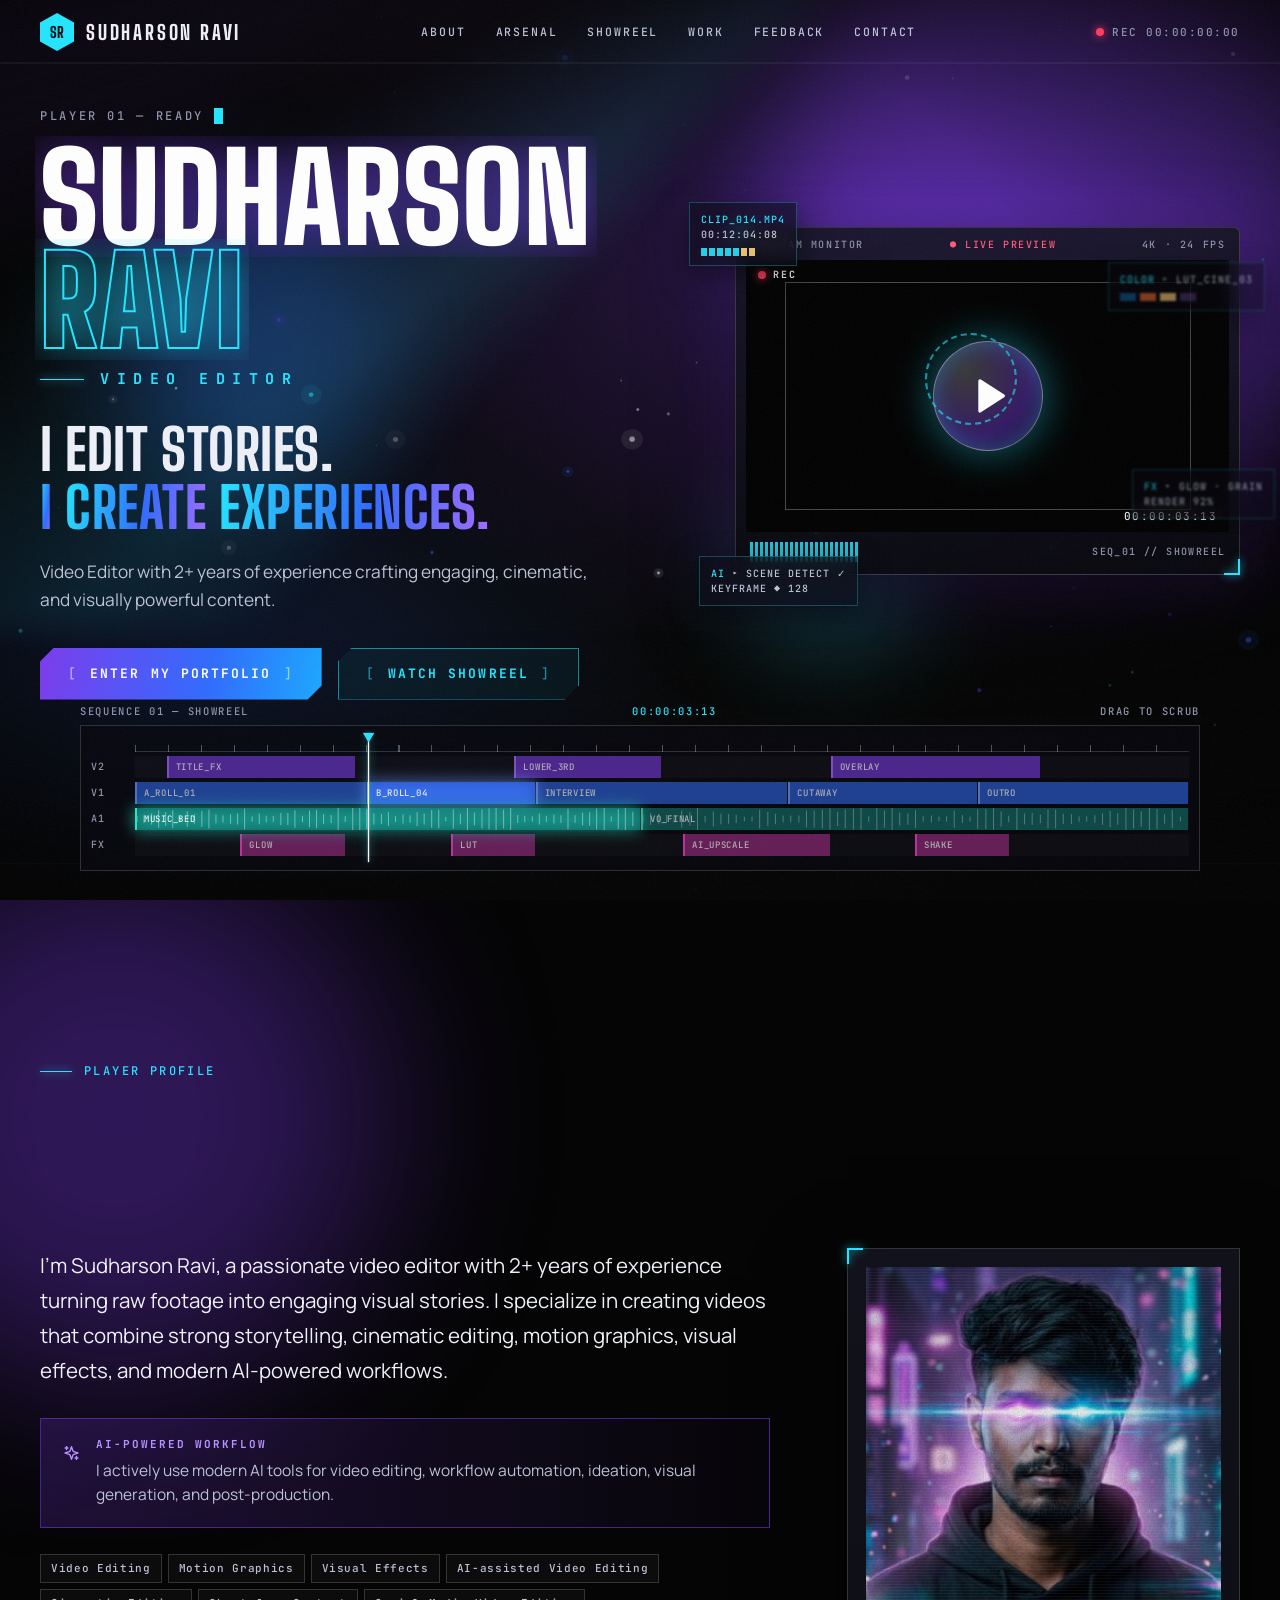
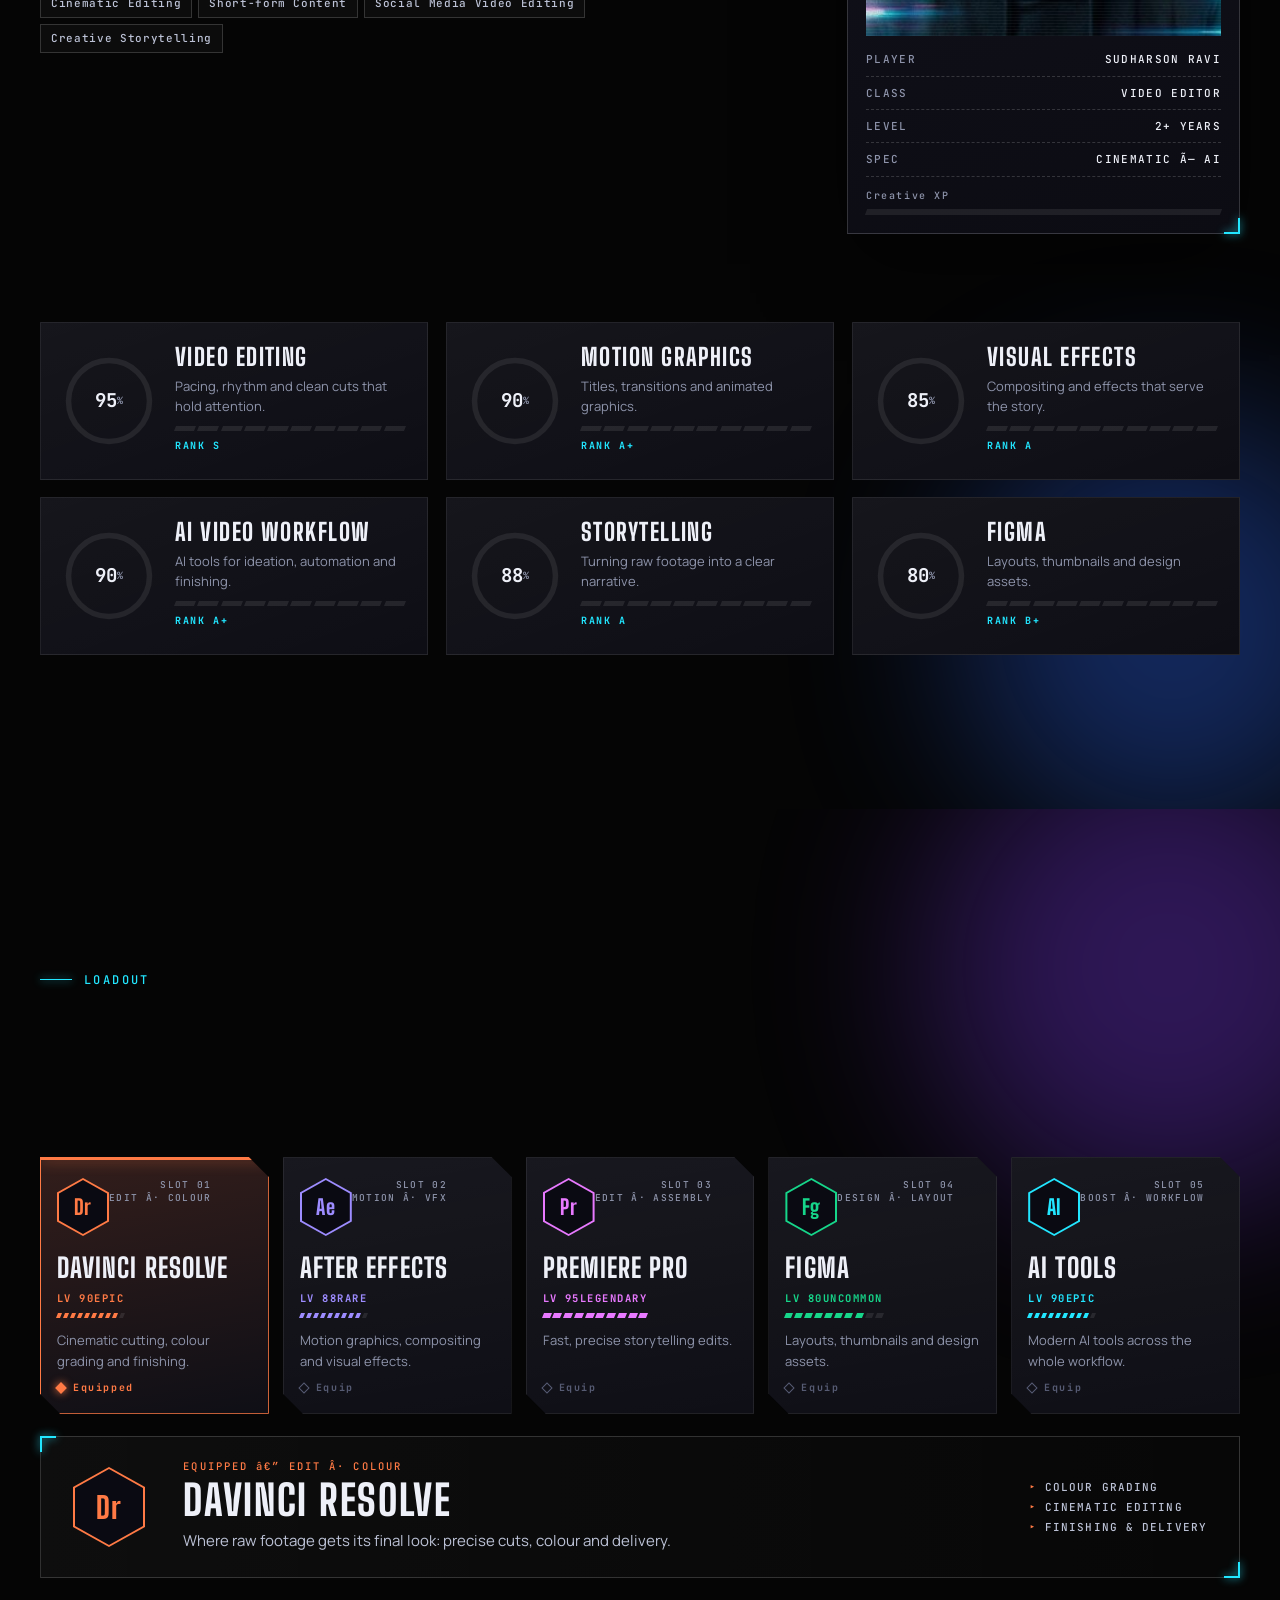
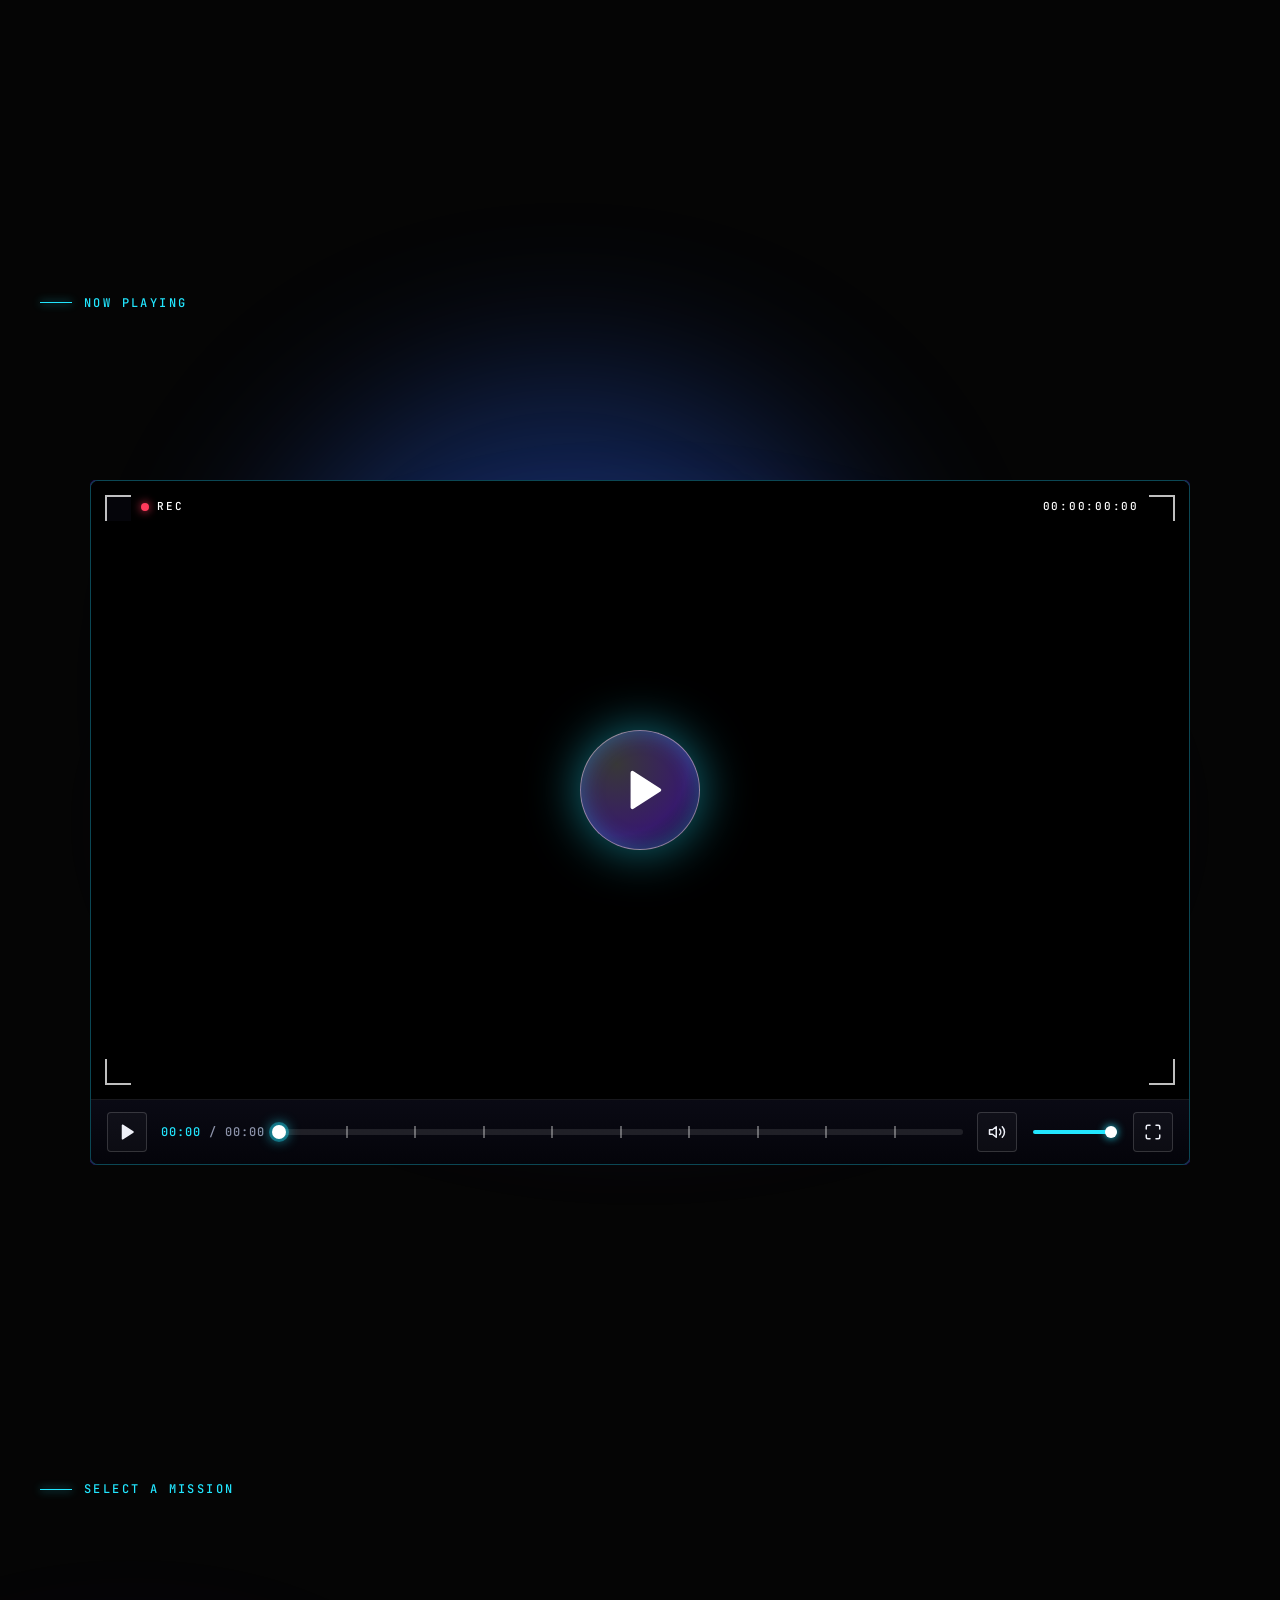
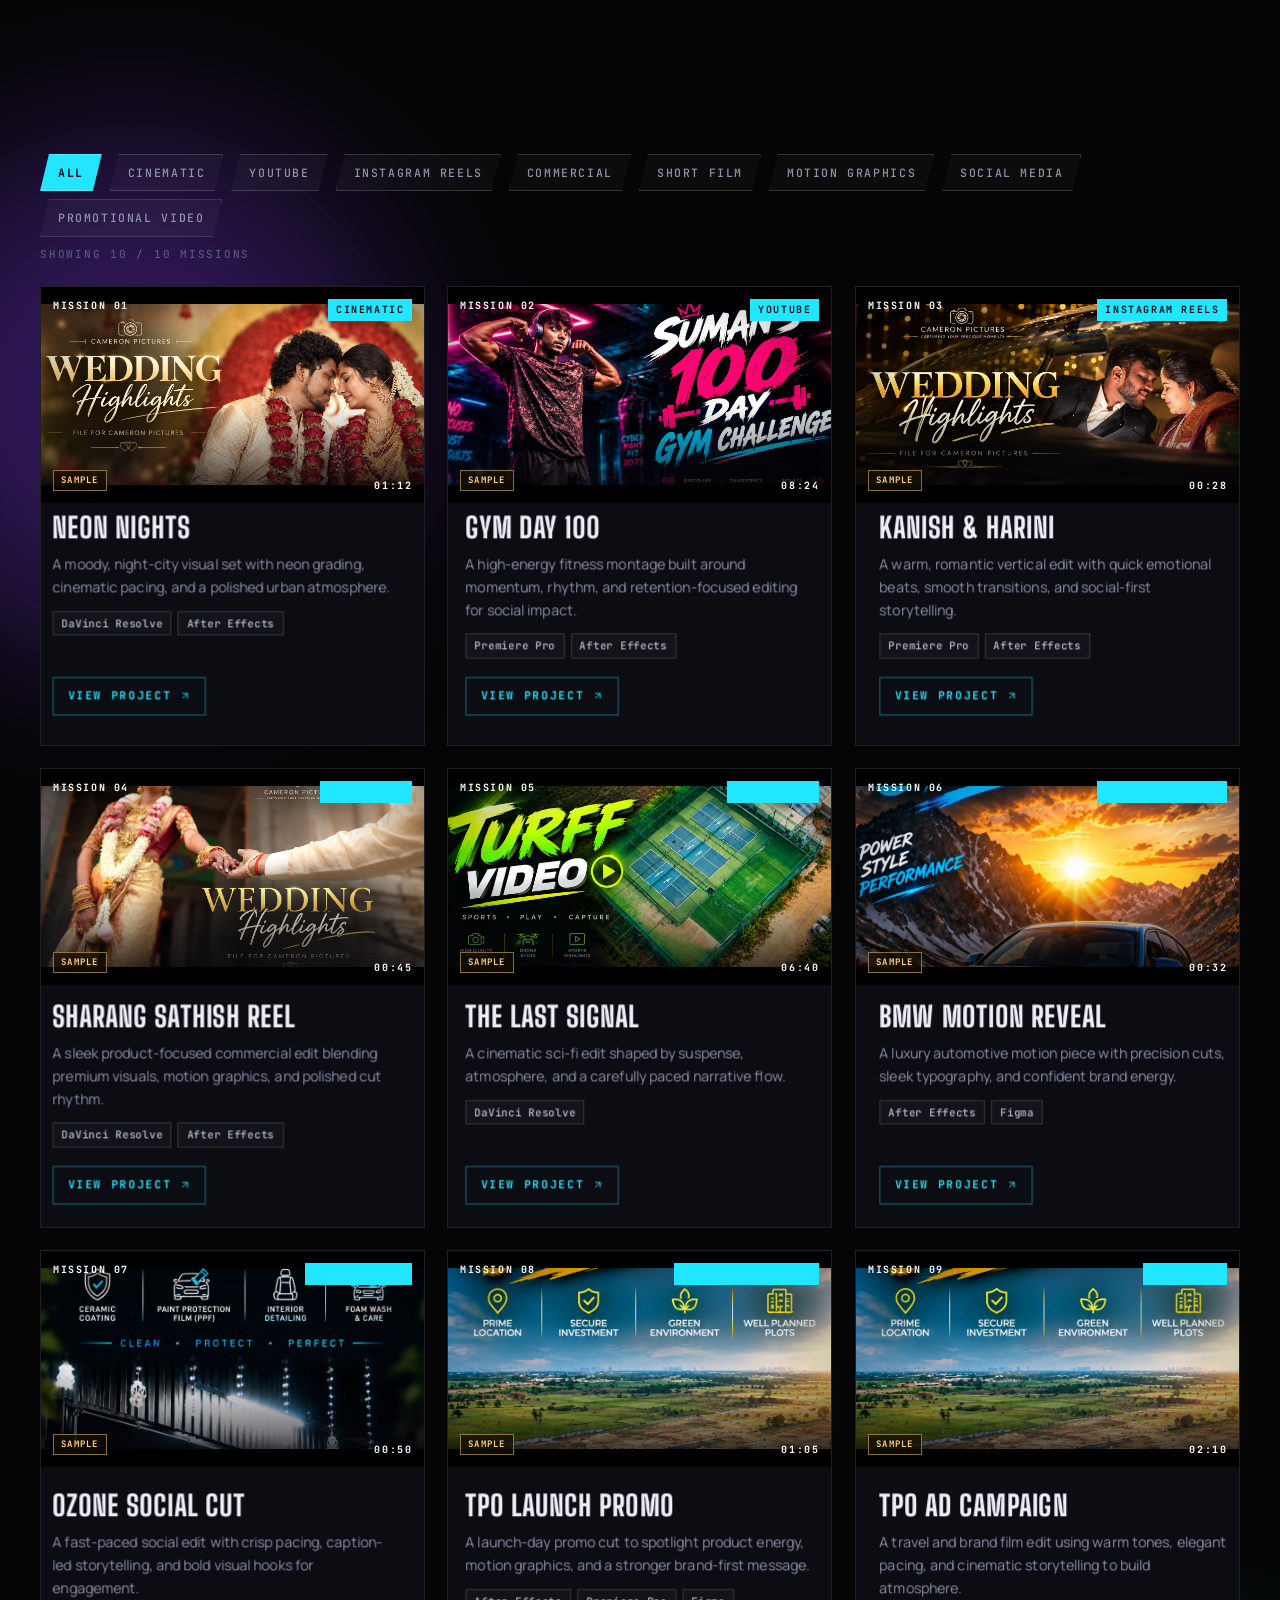
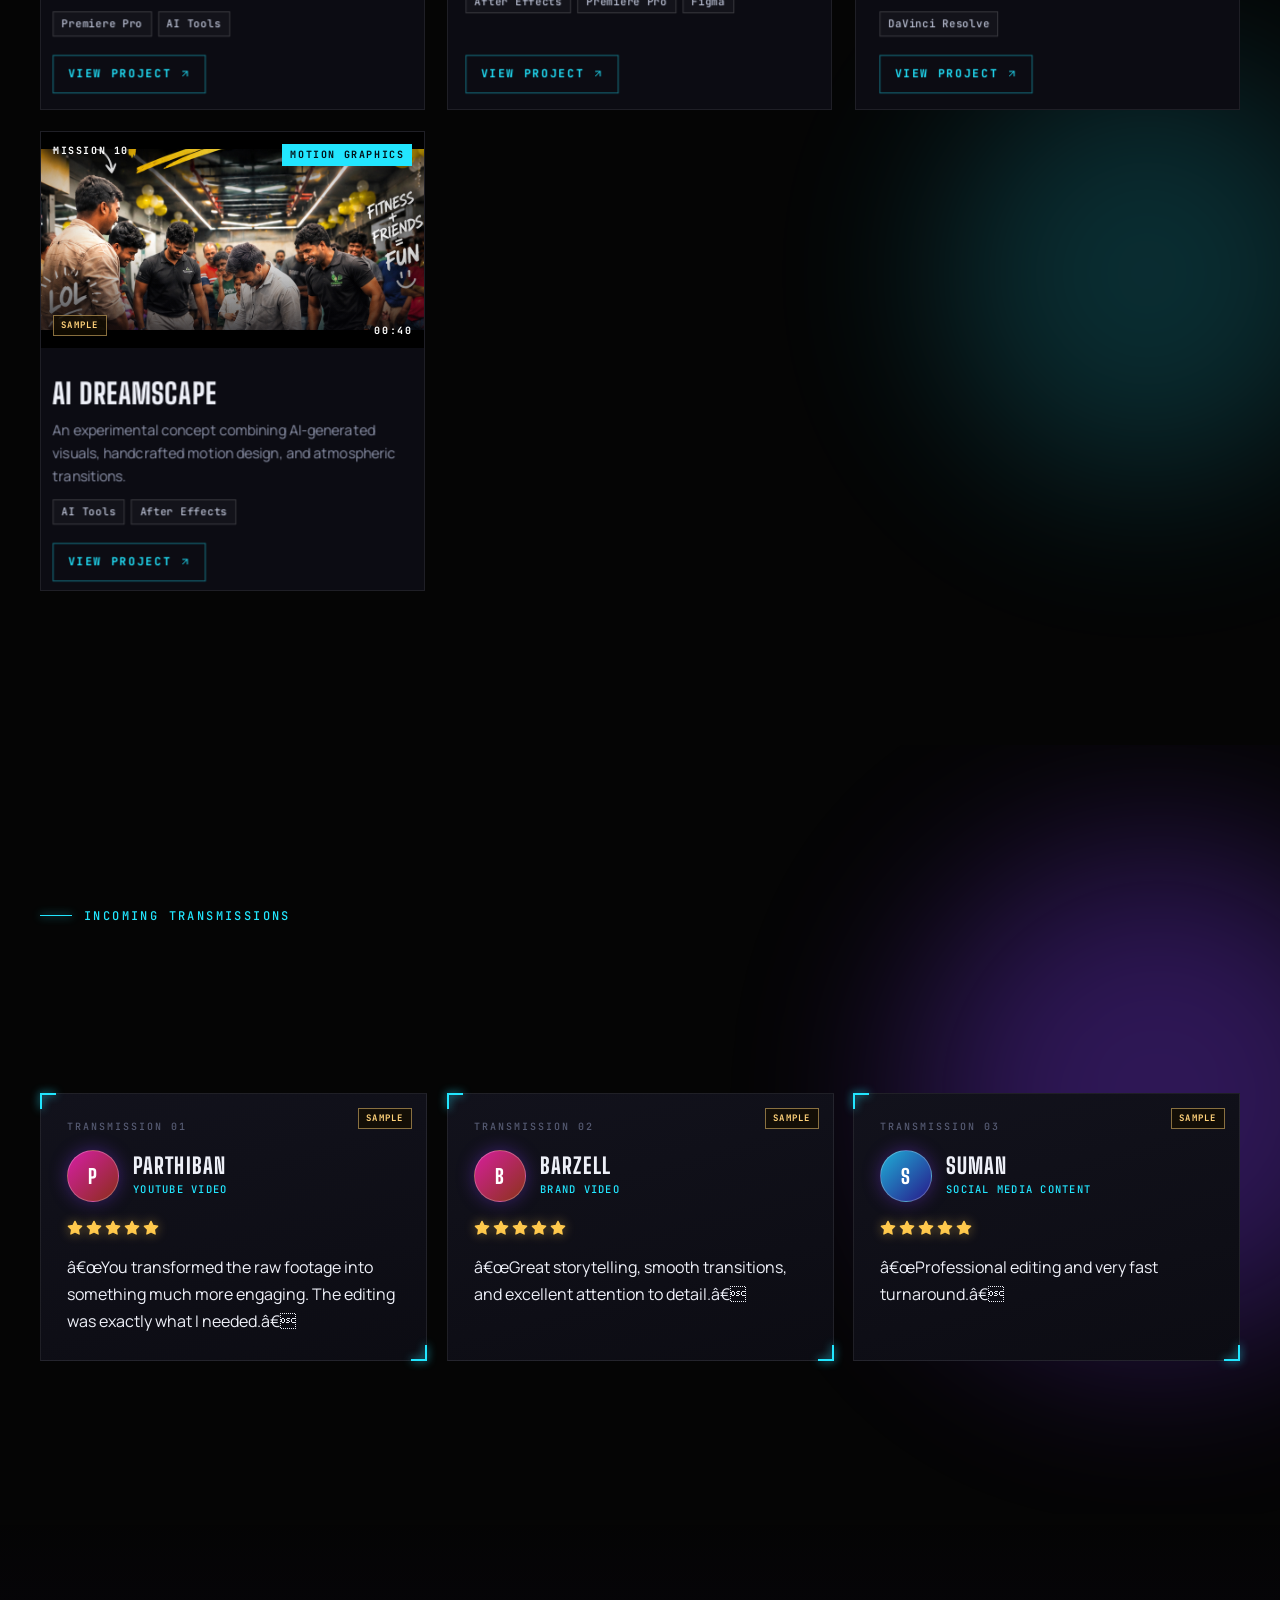
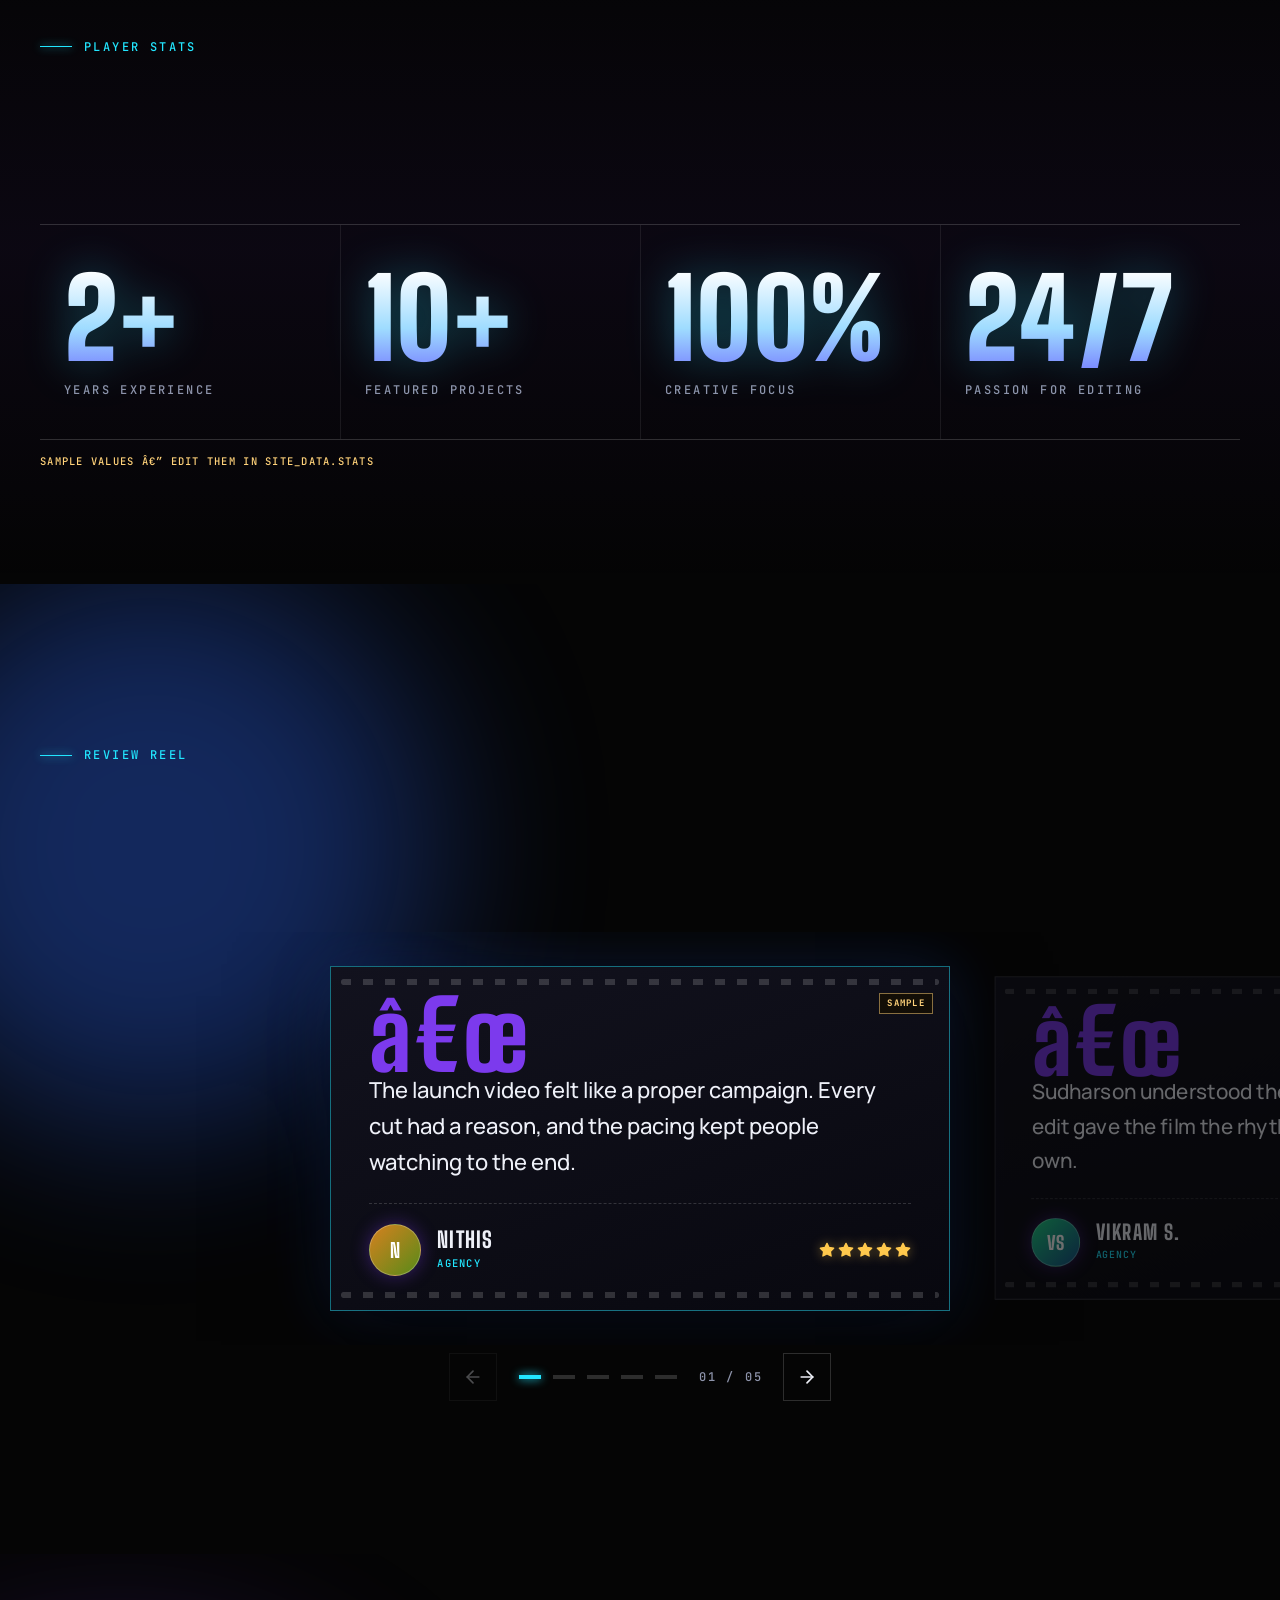
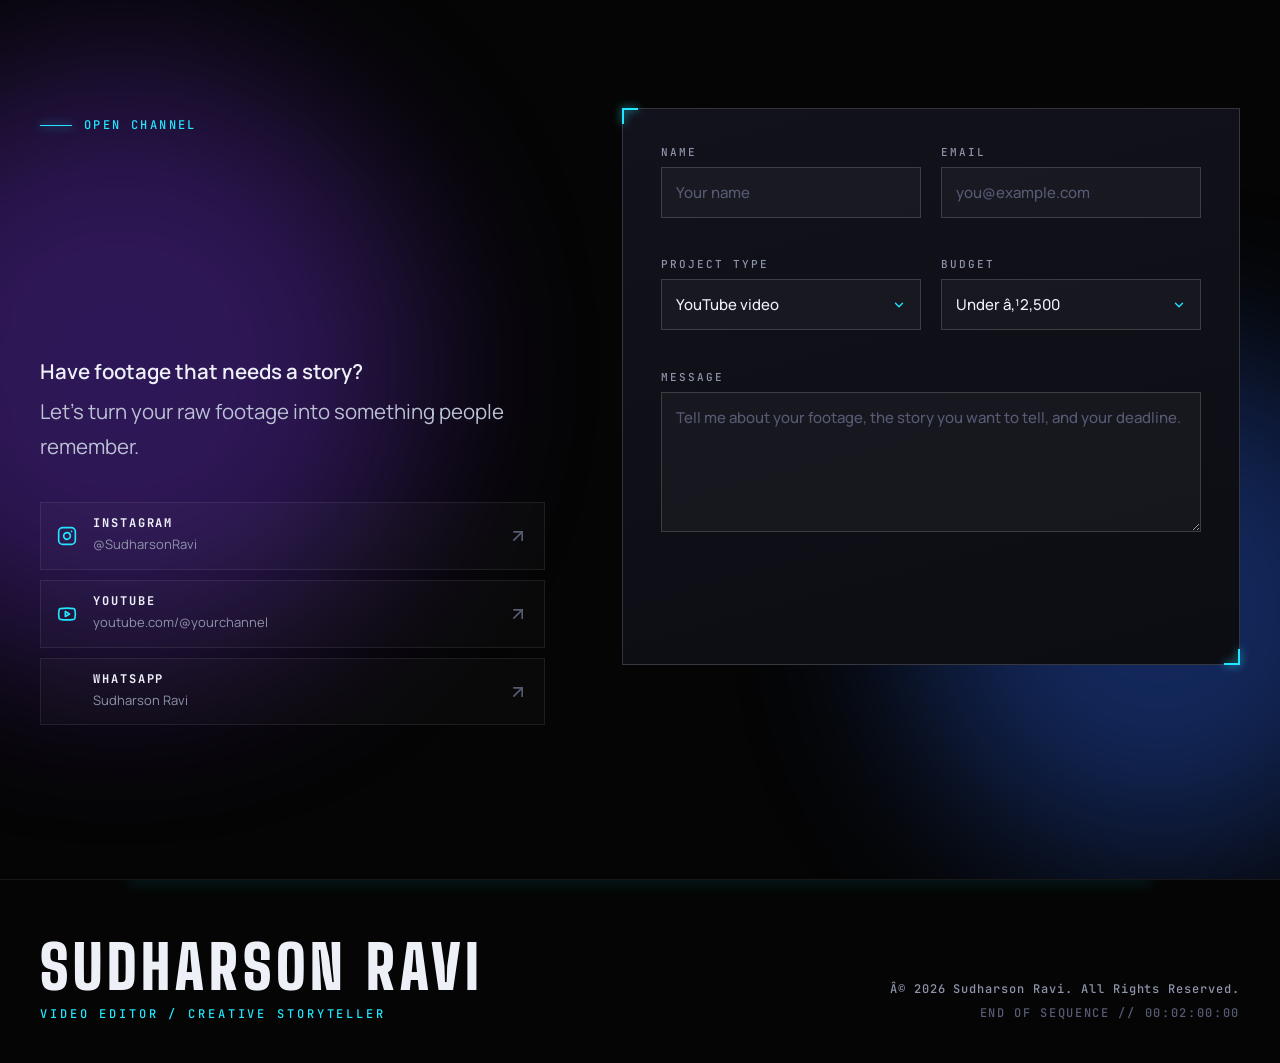
<file: index.html>
<!DOCTYPE html>
<html lang="en">
<head>
<meta charset="utf-8">
<meta name="viewport" content="width=device-width, initial-scale=1, viewport-fit=cover">
<title>Sudharson Ravi — Video Editor | Cinematic Editing, Motion Graphics &amp; AI Workflows</title>
<meta name="description" content="Sudharson Ravi is a video editor with 2+ years of experience in cinematic editing, motion graphics, visual effects and AI-assisted post-production. Browse the work and start a project.">
<meta name="theme-color" content="#050505">
<meta name="color-scheme" content="dark">
<meta name="author" content="Sudharson Ravi">
<meta property="og:type" content="website">
<meta property="og:title" content="Sudharson Ravi — Video Editor">
<meta property="og:description" content="I edit stories. I create experiences. Cinematic editing, motion graphics and AI-powered post-production.">
<meta name="twitter:card" content="summary_large_image">
<meta name="twitter:title" content="Sudharson Ravi — Video Editor">
<meta name="twitter:description" content="I edit stories. I create experiences.">
<link rel="preconnect" href="https://fonts.googleapis.com">
<link rel="preconnect" href="https://fonts.gstatic.com" crossorigin>
<link href="https://fonts.googleapis.com/css2?family=Big+Shoulders+Display:wght@700;800;900&family=JetBrains+Mono:wght@400;500;700&family=Manrope:wght@400;500;600;700&display=swap" rel="stylesheet">
<link rel="stylesheet" href="css/style.css">

<noscript></noscript>


</head>
<body class="booting">
<a class="skip-link" href="#main">Skip to content</a>

<!-- shared gradient for circular meters -->
<svg width="0" height="0" style="position:absolute" aria-hidden="true" focusable="false">
  <defs><linearGradient id="ringGrad" x1="0" y1="0" x2="1" y2="1"><stop offset="0" stop-color="#7c3aed"/><stop offset=".55" stop-color="#2f6bff"/><stop offset="1" stop-color="#22e6ff"/></linearGradient></defs>
</svg>

<!-- ===== BOOT INTRO ===== -->
<div class="boot" id="boot" role="status" aria-label="Loading portfolio">
  <div class="lb t"></div><div class="lb b"></div>
  <div class="boot-inner">
    <div class="boot-logo"><i>SR</i><span>SUDHARSON RAVI</span></div>
    <div class="boot-lines mono" id="bootLines"></div>
    <div class="boot-bar"><i id="bootFill"></i></div>
    <div class="boot-meta"><span><span id="bootPct">000</span>%</span><button type="button" id="bootSkip">Skip intro</button></div>
  </div>
</div>

<!-- ===== CURSOR ===== -->
<div class="cursor" id="cursor" aria-hidden="true"><i class="c-ring"><span class="c-label" id="cLabel"></span></i><i class="c-dot"></i></div>

<!-- ===== NAV ===== -->
<header class="nav" id="nav">
  <div class="wrap nav-inner">
    <a href="#top" class="brand" aria-label="Sudharson Ravi, back to top"><span class="brand-mark">SR</span><span class="brand-name">SUDHARSON RAVI</span></a>
    <nav aria-label="Primary" class="nav-links" id="navLinks">
      <a href="#about">About</a>
      <a href="#arsenal">Arsenal</a>
      <a href="#showreel">Showreel</a>
      <a href="#work">Work</a>
      <a href="#feedback">Feedback</a>
      <a href="#contact">Contact</a>
    </nav>
    <div class="nav-rec" aria-hidden="true"><i class="rec-dot"></i><span>REC</span><span id="navTc">00:00:00:00</span></div>
    <button type="button" class="nav-toggle" id="navToggle" aria-expanded="false" aria-controls="navLinks" aria-label="Open menu"></button>
  </div>
  <div class="nav-progress" aria-hidden="true"><i id="navProgress"></i></div>
</header>

<main id="main">

<!-- ===== HERO ===== -->
<section id="top" class="hero" aria-labelledby="hero-title" data-section>
  <div class="hero-bg" aria-hidden="true">
    <div class="hb-base"></div>
    <div class="hb-orb o1 px" style="--d:-18"></div>
    <div class="hb-orb o2 px" style="--d:24"></div>
    <div class="hb-orb o3 px" style="--d:34"></div>
    <div class="hb-rays px" style="--d:-8"></div>
    <div class="floor"><div class="floor-grid"></div></div>
    <canvas id="particles"></canvas>
    <div class="hb-vig"></div>
  </div>

  <div class="wrap hero-grid">
    <div class="hero-copy">
      <p class="hero-kicker" data-reveal style="--d:0ms">Player 01 — ready</p>
      <h1 class="hero-name" id="hero-title"><span class="hn" data-split data-reveal="split" style="--base:150ms" data-bind="profile.name">SUDHARSON RAVI</span><span class="sr-only"> — Video Editor</span></h1>
      <p class="hero-role" data-reveal style="--d:450ms" data-bind="profile.role">Video Editor</p>
      <p class="hero-headline" data-split data-reveal="split" style="--base:600ms"><span class="line l1" data-bind="hero.headline.0">I EDIT STORIES.</span><span class="line l2" data-bind="hero.headline.1">I CREATE EXPERIENCES.</span></p>
      <p class="hero-sub" data-reveal style="--d:950ms" data-bind="hero.sub">Video Editor with 2+ years of experience crafting engaging, cinematic, and visually powerful content.</p>
      <div class="hero-cta" data-reveal style="--d:1100ms">
        <span class="btn-wrap" data-magnetic><a class="btn btn-primary" href="#work" data-cursor="ENTER"><span class="br" aria-hidden="true">[</span>Enter my portfolio<span class="br" aria-hidden="true">]</span></a></span>
        <span class="btn-wrap" data-magnetic><a class="btn btn-ghost" href="#showreel" data-showreel-play data-cursor="PLAY"><span class="br" aria-hidden="true">[</span>Watch showreel<span class="br" aria-hidden="true">]</span></a></span>
      </div>
    </div>

    <div class="hero-visual" data-reveal="zoom" style="--d:700ms">
  <div class="monitor hud" data-tilt="6">

    <div class="mon-bar">
      <span>Program monitor</span>
      <b>● Live preview</b>
      <span>4K · 24 fps</span>
    </div>

    <button
      type="button"
      class="mon-screen"
      data-showreel-play
      data-cursor="PLAY"
      aria-label="Watch the showreel"
    >

      <!-- VIDEO -->
      <video
        class="mon-video"
        id="showreelVideo"
        src="https://res.cloudinary.com/atmtkyag/video/upload/v1791378387/video1.mp4"
        autoplay
        muted
        loop
        playsinline
        preload="auto">
      </video>

      <!-- Existing monitor UI -->
      <i class="mon-guides"></i>

      <span class="mon-live">
        <i class="rec-dot"></i>REC
      </span>

      <span class="mon-tc" id="monTc">
        00:00:00:00
      </span>

      <span class="bigplay">
        <i class="ring"></i>
        <span id="bigPlayIcon"></span>
      </span>

    </button>

    <div class="mon-foot">
      <span class="wave" id="wave" aria-hidden="true"></span>
      <span>SEQ_01 // SHOWREEL</span>
    </div>

  </div>

  <div class="fl fl-a px" style="--d:26" aria-hidden="true">
    <div class="fl-in">
      <b>CLIP_014.MP4</b><br>
      00:12:04:08
      <div class="mtr">
        <i></i><i></i><i></i><i></i>
        <i></i><i></i><i></i>
      </div>
    </div>
  </div>

  <div class="fl fl-b px far" style="--d:-20" aria-hidden="true">
    <div class="fl-in" style="--fd:-2s">
      <b>COLOR</b> ▸ LUT_CINE_03
      <div class="chipset">
        <i style="background:#0f4c81"></i>
        <i style="background:#c4572b"></i>
        <i style="background:#d9b26a"></i>
        <i style="background:#3b2a5c"></i>
      </div>
    </div>
  </div>

  <div class="fl fl-c px" style="--d:38" aria-hidden="true">
    <div class="fl-in" style="--fd:-4s">
      <b>AI</b> ▸ SCENE DETECT ✓<br>
      KEYFRAME ◆ 128
    </div>
  </div>

  <div class="fl fl-d px far" style="--d:-30" aria-hidden="true">
    <div class="fl-in" style="--fd:-1s">
      <b>FX</b> ▸ GLOW · GRAIN<br>
      RENDER 92%
    </div>
  </div>

</div>

  <div class="hero-tl" aria-hidden="true">
    <div class="wrap">
      <div class="tl-head"><span>Sequence 01 — Showreel</span><span class="tl-tc" id="tlTc">00:00:00:00</span><span>Drag to scrub</span></div>
      <div class="tl">
        <div class="tl-labels"><span></span><span>V2</span><span>V1</span><span>A1</span><span>FX</span></div>
        <div class="tl-lanes" id="tlLanes" data-cursor="SCRUB">
          <div class="tl-ruler" id="tlRuler"></div>
          <div class="tl-lane" data-track="V2"></div>
          <div class="tl-lane" data-track="V1"></div>
          <div class="tl-lane" data-track="A1"></div>
          <div class="tl-lane" data-track="FX"></div>
          <div class="tl-playhead" id="tlHead"></div>
        </div>
      </div>
    </div>
  </div>
</section>

<!-- ===== ABOUT ===== -->
<section id="about" class="sec" aria-labelledby="about-t" data-section>
  <div class="sec-bg" aria-hidden="true">
    <i class="glow p" data-parallax="-.12" style="width:540px;height:540px;left:-12%;top:6%"></i>
    <i class="glow b" data-parallax=".1" style="width:420px;height:420px;right:-8%;bottom:6%"></i>
  </div>
  <div class="wrap">
    <header class="sec-head">
      <span class="eyebrow" data-reveal>Player profile</span>
      <h2 class="display" id="about-t" data-split data-reveal="split">About the <em>Editor</em></h2>
    </header>
    <div class="about-grid">
      <div class="about-copy">
        <p class="lead" data-reveal data-bind="about.text">I'm Sudharson Ravi, a passionate video editor with 2+ years of experience turning raw footage into engaging visual stories.</p>
        <div class="ai-note" data-reveal style="--d:120ms">
          <span id="aiIcon" aria-hidden="true"></span>
          <div><strong>AI-powered workflow</strong><p data-bind="about.aiNote">I actively use modern AI tools for video editing, workflow automation, ideation, visual generation, and post-production.</p></div>
        </div>
        <ul class="chips skill-chips" id="skillChips" aria-label="Main skills" data-reveal style="--d:200ms"></ul>
      </div>
      <aside class="pcard hud" id="pcard" data-reveal="right" data-tilt="7" aria-label="Editor profile card"></aside>
    </div>
    <div class="abilities" id="abilities" role="list" aria-label="Skill levels"></div>
  </div>
</section>

<!-- ===== ARSENAL ===== -->
<section id="arsenal" class="sec" aria-labelledby="arsenal-t" data-section>
  <div class="sec-bg" aria-hidden="true">
    <i class="glow p" data-parallax=".1" style="width:480px;height:480px;right:-10%;top:4%"></i>
  </div>
  <div class="wrap">
    <header class="sec-head">
      <span class="eyebrow" data-reveal>Loadout</span>
      <h2 class="display" id="arsenal-t" data-split data-reveal="split">My editing <em>arsenal</em></h2>
    </header>
    <ul class="arsenal-grid" id="arsenalGrid"></ul>
    <div class="loadout hud" id="loadout" aria-live="polite" data-reveal></div>
  </div>
</section>

<!-- ===== SHOWREEL ===== -->
<section id="showreel" class="sec" aria-labelledby="showreel-t" data-section>

  <div class="sec-bg" aria-hidden="true">
    <i
      class="glow b"
      data-parallax="-.1"
      style="width:620px;height:620px;left:20%;top:20%">
    </i>
  </div>

  <div class="wrap">

    <header class="sec-head">

      <span class="eyebrow" data-reveal>
        Now playing
      </span>

      <h2
        class="display"
        id="showreel-t"
        data-split
        data-reveal="split">
        The <em>showreel</em>
      </h2>

    </header>

    <div class="showreel-wrap">

      <div
        class="showreel-glow"
        aria-hidden="true">
      </div>

      <div
        class="showreel-frame"
        id="showreelFrame"
        data-tilt="3"
        data-reveal="zoom">

        <video
          id="showreelPreview"
          class="showreel-video"
          muted
          playsinline
          autoplay
          preload="auto">
        </video>

      </div>

    </div>

  </div>

</section>

<!-- ===== MISSIONS / PORTFOLIO ===== -->
<section id="work" class="sec" aria-labelledby="work-t" data-section>
  <div class="sec-bg" aria-hidden="true">
    <i class="glow p" data-parallax=".1" style="width:520px;height:520px;left:-10%;top:16%"></i>
    <i class="glow c" data-parallax="-.08" style="width:420px;height:420px;right:-6%;bottom:10%"></i>
  </div>
  <div class="wrap">
    <header class="sec-head">
      <span class="eyebrow" data-reveal>Select a mission</span>
      <h2 class="display" id="work-t" data-split data-reveal="split">Mission select — <em>my work</em></h2>
    </header>
    <div class="filters" id="filters" role="group" aria-label="Filter projects by category" data-reveal></div>
    <p class="m-count" id="mCount" aria-live="polite"></p>
    <div class="mission-grid" id="missionGrid"></div>
  </div>
</section>

<!-- ===== CLIENT FEEDBACK ===== -->
<section id="feedback" class="sec" aria-labelledby="fb-t" data-section>
  <div class="sec-bg" aria-hidden="true">
    <i class="glow p" data-parallax="-.1" style="width:500px;height:500px;right:-10%;top:0"></i>
  </div>
  <div class="wrap">
    <header class="sec-head">
      <span class="eyebrow" data-reveal>Incoming transmissions</span>
      <h2 class="display" id="fb-t" data-split data-reveal="split">Client <em>feedback</em></h2>
    </header>
    <div class="fb-grid" id="fbGrid"></div>
  </div>
</section>

<!-- ===== STATS ===== -->
<section id="stats" class="sec stats" aria-labelledby="stats-t" data-section style="padding-block:clamp(64px,9vw,120px)">
  <div class="wrap">
    <header class="sec-head">
      <span class="eyebrow" data-reveal>Player stats</span>
      <h2 class="display" id="stats-t" data-split data-reveal="split">Editor <em>stats</em></h2>
    </header>
    <div class="stats-grid" id="statsGrid" role="list"></div>
    <p class="stats-note" id="statsNote" hidden></p>
  </div>
</section>

<!-- ===== TESTIMONIAL SLIDER ===== -->
<section id="reviews" class="sec" aria-labelledby="rev-t" data-section>
  <div class="sec-bg" aria-hidden="true">
    <i class="glow b" data-parallax=".1" style="width:560px;height:560px;left:-10%;top:10%"></i>
  </div>
  <div class="wrap">
    <header class="sec-head">
      <span class="eyebrow" data-reveal>Review reel</span>
      <h2 class="display" id="rev-t" data-split data-reveal="split">Kind <em>words</em></h2>
    </header>
  </div>
  <div class="slider" id="slider" role="region" aria-roledescription="carousel" aria-label="Client testimonials">
    <div class="sl-track" id="slTrack" tabindex="0" aria-live="off"></div>
    <div class="sl-ctl">
      <button type="button" class="sl-arrow" id="slPrev" aria-label="Previous testimonial"></button>
      <div class="sl-dots" id="slDots"></div>
      <span class="sl-count" id="slCount" aria-hidden="true">01 / 01</span>
      <button type="button" class="sl-arrow" id="slNext" aria-label="Next testimonial"></button>
    </div>
  </div>
</section>

<!-- ===== CONTACT ===== -->
<section id="contact" class="sec" aria-labelledby="contact-t" data-section>
  <div class="sec-bg" aria-hidden="true">
    <i class="glow p" data-parallax="-.1" style="width:600px;height:600px;left:-14%;top:10%"></i>
    <i class="glow b" data-parallax=".1" style="width:500px;height:500px;right:-10%;bottom:0"></i>
  </div>
  <div class="wrap">
    <div class="contact-grid">
      <div class="contact-copy">
        <span class="eyebrow" data-reveal>Open channel</span>
        <h2 class="display" id="contact-t" data-split data-reveal="split" style="font-size:clamp(44px,7.4vw,96px);margin-top:18px">Start a <em>project</em></h2>
        <p class="lead" data-reveal style="margin-top:28px"><strong data-bind="contact.lead1">Have footage that needs a story?</strong><span data-bind="contact.lead2">Let's turn your raw footage into something people remember.</span></p>
        <div class="socials" id="socials" data-reveal></div>
      </div>
      <form class="form hud" id="form" novalidate data-reveal="right" aria-label="Start a project">
        <div class="field"><label for="f-name">Name</label><input id="f-name" name="name" type="text" autocomplete="name" placeholder="Your name" required aria-describedby="e-name"><span class="err" id="e-name"></span></div>
        <div class="field"><label for="f-email">Email</label><input id="f-email" name="email" type="email" autocomplete="email" placeholder="you@example.com" required aria-describedby="e-email"><span class="err" id="e-email"></span></div>
        <div class="field"><label for="f-type">Project type</label><select id="f-type" name="type"></select><span class="err"></span></div>
        <div class="field"><label for="f-budget">Budget</label><select id="f-budget" name="budget"></select><span class="err"></span></div>
        <div class="field full"><label for="f-msg">Message</label><textarea id="f-msg" name="message" placeholder="Tell me about your footage, the story you want to tell, and your deadline." required aria-describedby="e-msg"></textarea><span class="err" id="e-msg"></span></div>
        <div class="form-actions">
          <span class="btn-wrap" data-magnetic><button class="btn btn-primary" type="submit" id="submitBtn"><span class="br" aria-hidden="true">[</span><span id="submitLabel">Initialize project</span><span class="br" aria-hidden="true">]</span></button></span>
          <p class="form-status" id="formStatus" role="status" aria-live="polite"></p>
        </div>
      </form>
    </div>
  </div>
</section>

</main>

<!-- ===== FOOTER ===== -->
<footer class="footer">
  <div class="wrap footer-in">
    <div>
      <h2 data-bind="profile.name">SUDHARSON RAVI</h2>
      <p class="role" data-bind="footer.tagline">Video Editor / Creative Storyteller</p>
    </div>
    <p class="copy"><span data-bind="footer.copyright">© 2026 Sudharson Ravi. All Rights Reserved.</span><span class="end" aria-hidden="true">END OF SEQUENCE // 00:02:00:00</span></p>
  </div>
</footer>

<!-- ===== PROJECT MODAL ===== -->
<div class="modal" id="modal" role="dialog" aria-modal="true" aria-labelledby="modalTitle" aria-hidden="true">
  <div class="modal-bg" data-close></div>
  <div class="modal-card" id="modalCard"></div>
</div>

<noscript><p style="position:fixed;bottom:0;left:0;right:0;z-index:2000;margin:0;padding:12px 20px;background:#111;color:#eee;font:14px system-ui;text-align:center">This portfolio uses JavaScript for its interactive sections. Please enable it for the full experience.</p></noscript>
<!--
╔══════════════════════════════════════════════════════════════════════════════╗
║  EDIT ME  —  ALL CONTENT LIVES IN THIS ONE BLOCK                             ║
║  Change names, projects, reviews, skills, stats and links below.             ║
║  Every item marked  sample: true  is PLACEHOLDER content. Replace it, then   ║
║  delete the `sample: true` line (or set settings.showSampleBadges to false   ║
║  to hide every "SAMPLE" badge at once).                                      ║
╚══════════════════════════════════════════════════════════════════════════════╝
-->

<script>
/* ==========================================================================
   SUDHARSON RAVI — PORTFOLIO
   Structure:  helpers → icons → procedural thumbnails → section renderers
               → player → modal → hero FX → interactions → boot/init
   All content comes from window.SITE_DATA (see the EDIT ME block above).
   ========================================================================== */
(() => {
'use strict';

if (!window.SITE_DATA) return;
const D = window.SITE_DATA;
const $  = (s, c = document) => c.querySelector(s);
const $$ = (s, c = document) => Array.from(c.querySelectorAll(s));
const esc = s => String(s).replace(/[&<>"']/g, m => ({ '&': '&amp;', '<': '&lt;', '>': '&gt;', '"': '&quot;', "'": '&#39;' }[m]));
const clamp = (v, a, b) => Math.min(b, Math.max(a, v));
const pad = n => String(n).padStart(2, '0');
const get = (o, path) => path.split('.').reduce((a, k) => (a == null ? a : a[k]), o);
const reduced = matchMedia('(prefers-reduced-motion: reduce)').matches;
const finePointer = matchMedia('(hover:hover) and (pointer:fine)').matches;
const showSample = !!(D.settings && D.settings.showSampleBadges);
const tc = (t, fps = 24) => { const s = Math.floor(t); return `${pad(Math.floor(s / 3600))}:${pad(Math.floor(s % 3600 / 60))}:${pad(s % 60)}:${pad(Math.floor((t - s) * fps))}`; };
const mmss = t => `${pad(Math.floor(t / 60))}:${pad(Math.floor(t % 60))}`;
const rank = v => v >= 95 ? 'S' : v >= 90 ? 'A+' : v >= 85 ? 'A' : v >= 80 ? 'B+' : v >= 70 ? 'B' : 'C';
const tier = v => v >= 95 ? 'LEGENDARY' : v >= 90 ? 'EPIC' : v >= 85 ? 'RARE' : 'UNCOMMON';
const segs = (v, n = 10) => Array.from({ length: n }, (_, k) => `<i class="${k < Math.round(v / 100 * n) ? 'on' : ''}" style="--k:${k}"></i>`).join('');
const sample = o => (showSample && o.sample) ? '<span class="sample-tag">SAMPLE</span>' : '';

/* ---------- icons (Lucide-style inline SVG, no external requests) ---------- */
const ICONS = {
  play: '<polygon points="6 3 20 12 6 21 6 3"/>',
  pause: '<rect x="14" y="4" width="4" height="16" rx="1"/><rect x="6" y="4" width="4" height="16" rx="1"/>',
  volume: '<path d="M11 5 6 9H2v6h4l5 4V5Z"/><path d="M15.54 8.46a5 5 0 0 1 0 7.07"/><path d="M19.07 4.93a10 10 0 0 1 0 14.14"/>',
  mute: '<path d="M11 5 6 9H2v6h4l5 4V5Z"/><line x1="22" x2="16" y1="9" y2="15"/><line x1="16" x2="22" y1="9" y2="15"/>',
  maximize: '<path d="M8 3H5a2 2 0 0 0-2 2v3"/><path d="M21 8V5a2 2 0 0 0-2-2h-3"/><path d="M3 16v3a2 2 0 0 0 2 2h3"/><path d="M16 21h3a2 2 0 0 0 2-2v-3"/>',
  minimize: '<path d="M8 3v3a2 2 0 0 1-2 2H3"/><path d="M21 8h-3a2 2 0 0 1-2-2V3"/><path d="M3 16h3a2 2 0 0 1 2 2v3"/><path d="M16 21v-3a2 2 0 0 1 2-2h3"/>',
  left: '<path d="m12 19-7-7 7-7"/><path d="M19 12H5"/>',
  right: '<path d="M5 12h14"/><path d="m12 5 7 7-7 7"/>',
  x: '<path d="M18 6 6 18"/><path d="m6 6 12 12"/>',
  star: '<polygon points="12 2 15.09 8.26 22 9.27 17 14.14 18.18 21.02 12 17.77 5.82 21.02 7 14.14 2 9.27 8.91 8.26 12 2"/>',
  instagram: '<rect width="20" height="20" x="2" y="2" rx="5" ry="5"/><path d="M16 11.37A4 4 0 1 1 12.63 8 4 4 0 0 1 16 11.37z"/><line x1="17.5" x2="17.51" y1="6.5" y2="6.5"/>',
  youtube: '<path d="M2.5 17a24.12 24.12 0 0 1 0-10 2 2 0 0 1 1.4-1.4 49.56 49.56 0 0 1 16.2 0A2 2 0 0 1 21.5 7a24.12 24.12 0 0 1 0 10 2 2 0 0 1-1.4 1.4 49.55 49.55 0 0 1-16.2 0A2 2 0 0 1 2.5 17"/><path d="m10 15 5-3-5-3z"/>',
  linkedin: '<path d="M16 8a6 6 0 0 1 6 6v7h-4v-7a2 2 0 0 0-2-2 2 2 0 0 0-2 2v7h-4v-7a6 6 0 0 1 6-6z"/><rect width="4" height="12" x="2" y="9"/><circle cx="4" cy="4" r="2"/>',
  mail: '<rect width="20" height="16" x="2" y="4" rx="2"/><path d="m22 7-8.97 5.7a1.94 1.94 0 0 1-2.06 0L2 7"/>',
  send: '<path d="m22 2-7 20-4-9-9-4Z"/><path d="M22 2 11 13"/>',
  sparkles: '<path d="m12 3-1.912 5.813a2 2 0 0 1-1.275 1.275L3 12l5.813 1.912a2 2 0 0 1 1.275 1.275L12 21l1.912-5.813a2 2 0 0 1 1.275-1.275L21 12l-5.813-1.912a2 2 0 0 1-1.275-1.275L12 3Z"/><path d="M5 3v4"/><path d="M19 17v4"/><path d="M3 5h4"/><path d="M17 19h4"/>',
  menu: '<line x1="4" x2="20" y1="12" y2="12"/><line x1="4" x2="20" y1="6" y2="6"/><line x1="4" x2="20" y1="18" y2="18"/>',
  up: '<path d="M7 7h10v10"/><path d="M7 17 17 7"/>'
};
const icon = (n, cls = '') => `<svg class="ic ${cls}" viewBox="0 0 24 24" aria-hidden="true" focusable="false">${ICONS[n]}</svg>`;

/* ---------- small content helpers ---------- */
const initials = n => n.split(/\s+/).filter(Boolean).slice(0, 2).map(w => w[0]).join('').toUpperCase();
function avatar(name, url) {
  if (url) return `<img class="avatar" src="${esc(url)}" alt="" loading="lazy">`;
  const h = Math.abs([...name].reduce((a, c) => (a * 31 + c.charCodeAt(0)) | 0, 7)) % 360;
  return `<span class="avatar" aria-hidden="true" style="background:linear-gradient(135deg,hsl(${h} 75% 48%),hsl(${(h + 55) % 360} 70% 32%))">${esc(initials(name))}</span>`;
}
const stars = n => `<span class="stars" role="img" aria-label="${n} out of 5 stars">${[1, 2, 3, 4, 5].map(i => icon('star', i <= n ? 'fill' : 'fill off')).join('')}</span>`;

/* ==========================================================================
   PROCEDURAL PLACEHOLDER THUMBNAILS
   Generated as SVG so the page needs no image files. Replace by setting
   `thumbnail: "https://…"` on any project.
   ========================================================================== */
const W = 640, H = 360;
const f = n => Math.round(n * 10) / 10;
const rng = seed => { let a = seed >>> 0; return () => { a |= 0; a = a + 0x6D2B79F5 | 0; let t = Math.imul(a ^ a >>> 15, 1 | a); t = t + Math.imul(t ^ t >>> 7, 61 | t) ^ t; return ((t ^ t >>> 14) >>> 0) / 4294967296; }; };
const pick = (r, arr) => arr[(r() * arr.length) | 0];

const MOTIFS = {
  city(r, p) {
    let s = `<circle cx="${f(430 + r() * 90)}" cy="${f(120 + r() * 30)}" r="44" fill="${p.accent}" opacity=".9" filter="url(#b1)"/>`;
    const cols = ['#26174d', '#180d36', '#08050f'];
    for (let L = 0; L < 3; L++) {
      let x = -20;
      while (x < W) {
        const w = 26 + r() * (38 - L * 6), h = (150 - L * 28) + r() * (100 - L * 10), y = H - h;
        s += `<rect x="${f(x)}" y="${f(y)}" width="${f(w)}" height="${f(h)}" fill="${cols[L]}"/>`;
        if (L > 0) for (let wy = y + 10; wy < H - 14; wy += 13) for (let wx = x + 5; wx < x + w - 7; wx += 9)
          if (r() < (L === 2 ? .16 : .1)) s += `<rect x="${f(wx)}" y="${f(wy)}" width="4" height="6" fill="${pick(r, ['#22e6ff', p.accent, '#ffd27a'])}" opacity="${f(.5 + r() * .5)}"/>`;
        x += w + r() * 4;
      }
    }
    s += `<rect x="120" y="150" width="6" height="90" fill="#22e6ff" filter="url(#b1)"/><rect x="121" y="150" width="3" height="90" fill="#dffcff"/><rect x="500" y="190" width="70" height="5" fill="${p.accent}" filter="url(#b1)"/>`;
    for (let i = 0; i < 46; i++) { const x = r() * W, y = r() * H; s += `<line x1="${f(x)}" y1="${f(y)}" x2="${f(x - 6)}" y2="${f(y + 18)}" stroke="#bfe9ff" stroke-opacity=".22"/>`; }
    return s;
  },
  wave(r, p) {
    let s = '';
    for (let i = 0; i < 14; i++) s += `<circle cx="${f(r() * W)}" cy="${f(r() * H * .8)}" r="${f(14 + r() * 40)}" fill="${i % 2 ? p.accent : '#ff3fd0'}" opacity="${f(.08 + r() * .18)}" filter="url(#b2)"/>`;
    const n = 58;
    for (let i = 0; i < n; i++) {
      const x = 24 + i * ((W - 48) / n), env = Math.sin(i / n * Math.PI), amp = (10 + r() * 70) * (.35 + env * .8);
      s += `<rect x="${f(x)}" y="${f(180 - amp)}" width="6" height="${f(amp * 2)}" rx="3" fill="${i % 11 === 0 ? p.accent : '#ffffff'}" opacity="${f(.25 + .55 * env)}"/>`;
    }
    return s + `<rect x="0" y="179" width="${W}" height="2" fill="${p.accent}" opacity=".6"/>`;
  },
  orbs(r, p) {
    let s = '';
    const pal = [p.accent, '#22e6ff', '#7c3aed', '#ff3fd0'];
    for (let i = 0; i < 30; i++) s += `<circle cx="${f(r() * W)}" cy="${f(r() * H)}" r="${f(8 + r() * 36)}" fill="${pal[i % 4]}" opacity="${f(.1 + r() * .35)}" filter="url(#b1)"/>`;
    s += `<path d="M190 360C196 262 256 222 320 222C384 222 444 262 450 360Z" fill="#050308"/><circle cx="320" cy="152" r="42" fill="#050308"/>`;
    return s + `<path d="M320 110A42 42 0 0 1 362 152" fill="none" stroke="${p.accent}" stroke-width="2.5" filter="url(#b1)"/><path d="M444 340C436 262 392 232 350 224" fill="none" stroke="${p.accent}" stroke-width="2" opacity=".7"/>`;
  },
  product(r, p) {
    const cube = (cx, cy, sz, a, b, c, o = 1) => { const h = .866 * sz; return `<g opacity="${o}"><polygon points="${cx},${cy - sz} ${f(cx + h)},${f(cy - sz / 2)} ${cx},${cy} ${f(cx - h)},${f(cy - sz / 2)}" fill="${a}"/><polygon points="${f(cx - h)},${f(cy - sz / 2)} ${cx},${cy} ${cx},${cy + sz} ${f(cx - h)},${f(cy + sz / 2)}" fill="${b}"/><polygon points="${cx},${cy} ${f(cx + h)},${f(cy - sz / 2)} ${f(cx + h)},${f(cy + sz / 2)} ${cx},${cy + sz}" fill="${c}"/></g>`; };
    let s = `<polygon points="290,0 350,0 520,300 120,300" fill="#fff" opacity=".06" filter="url(#b1)"/><ellipse cx="320" cy="262" rx="170" ry="26" fill="${p.accent}" opacity=".35" filter="url(#b2)"/>`;
    s += cube(320, 170, 84, '#dbe8ff', '#4a78e8', '#1a3a9a') + cube(150, 220, 34, '#a9c4ff', '#2f56c8', '#15308a', .8) + cube(505, 205, 44, '#a9c4ff', '#2f56c8', '#15308a', .85) + cube(440, 105, 20, '#22e6ff', '#1a9db3', '#0e6a80', .7) + cube(205, 120, 16, '#7c3aed', '#5b2bb8', '#3a1a80', .7);
    return s + `<line x1="60" y1="290" x2="580" y2="290" stroke="${p.accent}" stroke-opacity=".5"/>`;
  },
  planet(r, p) {
    let s = `<defs><radialGradient id="pl" cx=".3" cy=".3" r=".9"><stop offset="0" stop-color="${p.accent}"/><stop offset=".55" stop-color="#3a1a3a"/><stop offset="1" stop-color="#05020f"/></radialGradient></defs>`;
    for (let i = 0; i < 70; i++) s += `<circle cx="${f(r() * W)}" cy="${f(r() * H * .8)}" r="${f(.4 + r() * 1.1)}" fill="#fff" opacity="${f(.2 + r() * .7)}"/>`;
    s += `<circle cx="450" cy="190" r="150" fill="url(#pl)"/><ellipse cx="450" cy="190" rx="240" ry="34" fill="none" stroke="${p.accent}" stroke-opacity=".55" stroke-width="2" transform="rotate(-16 450 190)"/>`;
    s += `<path d="M0 360V308Q120 274 230 304T430 322L640 306V360Z" fill="#03020a"/><path d="M124 300V206" stroke="#03020a" stroke-width="4"/><path d="M104 208Q124 194 144 208" fill="none" stroke="#03020a" stroke-width="3"/>`;
    for (let i = 1; i <= 3; i++) s += `<circle cx="124" cy="206" r="${i * 22}" fill="none" stroke="#22e6ff" stroke-opacity="${f(.5 - i * .13)}"/>`;
    return s + `<g fill="#03020a"><circle cx="212" cy="290" r="5"/><path d="M205 312L207 296Q212 292 217 296L219 312Z"/></g>`;
  },
  type(r, p) {
    let s = '';
    for (let i = 0; i < 6; i++) s += `<rect x="${-60 + i * 130}" y="-20" width="34" height="420" fill="${i % 2 ? '#7c3aed' : p.accent}" opacity="${f(.06 + r() * .1)}" transform="skewX(-18)"/>`;
    const t = (dx, st, o) => `<text x="${320 + dx}" y="218" text-anchor="middle" font-family="Impact,Arial Black,sans-serif" font-weight="900" font-size="132" textLength="520" lengthAdjust="spacingAndGlyphs" fill="none" stroke="${st}" stroke-width="2" opacity="${o}">KINETIC</text>`;
    s += t(-36, '#7c3aed', .4) + t(-24, '#2f6bff', .55) + t(-12, p.accent, .75);
    s += `<text x="320" y="218" text-anchor="middle" font-family="Impact,Arial Black,sans-serif" font-weight="900" font-size="132" textLength="520" lengthAdjust="spacingAndGlyphs" fill="#fff">KINETIC</text><rect x="60" y="246" width="520" height="4" fill="${p.accent}"/>`;
    for (let i = 0; i < 8; i++) s += `<rect x="${60 + i * 66}" y="266" width="${f(20 + r() * 40)}" height="6" fill="#fff" opacity=".35"/>`;
    return s;
  },
  road(r, p) {
    let s = `<rect y="200" width="${W}" height="160" fill="#0a0710"/><circle cx="320" cy="196" r="80" fill="${p.accent}" opacity=".5" filter="url(#b2)"/><polygon points="306,200 334,200 700,360 -60,360" fill="#14101c"/>`;
    s += `<line x1="306" y1="200" x2="-60" y2="360" stroke="${p.accent}" stroke-opacity=".7"/><line x1="334" y1="200" x2="700" y2="360" stroke="${p.accent}" stroke-opacity=".7"/>`;
    for (let i = 0; i < 7; i++) { const t = (i + 1) / 8, y = 200 + 160 * t * t, w = 1 + 8 * t * t, h = 2 + 14 * t * t; s += `<rect x="${f(320 - w / 2)}" y="${f(y)}" width="${f(w)}" height="${f(h)}" fill="#ffe9b0" opacity=".85"/>`; }
    for (let i = 0; i < 6; i++) {
      const t = (i + 1) / 7, y = 200 + 160 * t * t, off = 24 + 400 * t * t, ph = 10 + 80 * t * t;
      for (const sd of [-1, 1]) { const x = 320 + sd * off; s += `<line x1="${f(x)}" y1="${f(y)}" x2="${f(x)}" y2="${f(y - ph)}" stroke="#05030a" stroke-width="${f(1 + 3 * t)}"/><circle cx="${f(x)}" cy="${f(y - ph)}" r="${f(1.5 + 5 * t)}" fill="${p.accent}" filter="url(#b1)"/><circle cx="${f(x)}" cy="${f(y - ph)}" r="${f(1 + 2.5 * t)}" fill="#fff"/>`; }
    }
    return s + `<path d="M0 200Q80 176 170 196T330 198T500 188T640 200V204H0Z" fill="#05030a"/>`;
  },
  grid(r, p) {
    let s = `<defs><linearGradient id="sun" x1="0" y1="0" x2="0" y2="1"><stop offset="0" stop-color="#ffe066"/><stop offset=".5" stop-color="${p.accent}"/><stop offset="1" stop-color="#7c3aed"/></linearGradient><mask id="sm"><rect width="${W}" height="${H}" fill="#fff"/>${[0, 1, 2, 3, 4].map(i => `<rect x="200" y="${150 + i * 10}" width="240" height="${f(2 + i * 1.5)}" fill="#000"/>`).join('')}</mask></defs>`;
    for (let i = 0; i < 50; i++) s += `<circle cx="${f(r() * W)}" cy="${f(r() * 170)}" r="${f(.4 + r() * .9)}" fill="#fff" opacity="${f(.2 + r() * .6)}"/>`;
    s += `<circle cx="320" cy="196" r="96" fill="url(#sun)" mask="url(#sm)"/><rect y="200" width="${W}" height="160" fill="#08031a"/>`;
    for (let i = 1; i <= 9; i++) s += `<line x1="0" y1="${f(200 + 160 * Math.pow(i / 9, 2))}" x2="${W}" y2="${f(200 + 160 * Math.pow(i / 9, 2))}" stroke="#22e6ff" stroke-opacity="${f(.25 + i * .06)}"/>`;
    for (let x = -500; x <= 1140; x += 100) s += `<line x1="320" y1="200" x2="${x}" y2="360" stroke="#22e6ff" stroke-opacity=".45"/>`;
    return s + `<rect y="199" width="${W}" height="2" fill="#22e6ff" opacity=".8" filter="url(#b1)"/>`;
  },
  mountain(r, p) {
    let s = '';
    for (let i = 0; i < 60; i++) s += `<circle cx="${f(r() * W)}" cy="${f(r() * 170)}" r="${f(.4 + r() * .9)}" fill="#fff" opacity="${f(.15 + r() * .5)}"/>`;
    s += `<circle cx="420" cy="190" r="90" fill="${p.accent}" opacity=".28" filter="url(#b2)"/><circle cx="420" cy="190" r="34" fill="${p.accent}" opacity=".95"/>`;
    const fills = ['#3a3f70', '#232a55', '#10132b', '#05060f'];
    for (let L = 0; L < 4; L++) {
      const base = 210 + L * 36, amp = 90 - L * 16;
      let d = `M-10 ${H}L-10 ${base}`;
      for (let x = 0; x <= W + 40; x += 32) d += `L${x} ${f(base - Math.abs(Math.sin(x * .013 + L * 2 + r() * .4)) * amp * (.4 + r() * .6))}`;
      s += `<path d="${d}L${W + 10} ${H}Z" fill="${fills[L]}"/><rect x="0" y="${base - 10}" width="${W}" height="70" fill="${p.colors[2]}" opacity="${f(.18 - L * .03)}" filter="url(#b2)"/>`;
    }
    return s;
  },
  ai(r, p) {
    let s = '';
    const pal = [p.accent, '#7c3aed', '#2f6bff', '#ff3fd0'];
    for (let i = 0; i < 6; i++) s += `<circle cx="${f(80 + r() * 480)}" cy="${f(40 + r() * 280)}" r="${f(70 + r() * 90)}" fill="${pal[i % 4]}" opacity="${f(.18 + r() * .2)}" filter="url(#b2)"/>`;
    for (let k = 0; k < 16; k++) {
      let d = '';
      for (let i = 0; i <= 72; i++) { const a = i / 72 * Math.PI * 2, rad = 38 + k * 9 + Math.sin(a * 3 + k * .7) * (6 + k * 1.1) + Math.cos(a * 5 - k) * (3 + k * .4); d += (i ? 'L' : 'M') + f(320 + Math.cos(a) * rad * 1.5) + ' ' + f(180 + Math.sin(a) * rad * .9); }
      s += `<path d="${d}Z" fill="none" stroke="${pal[k % 3]}" stroke-width="1.2" opacity="${f(.85 - k * .04)}"/>`;
    }
    for (let i = 0; i < 50; i++) s += `<circle cx="${f(r() * W)}" cy="${f(r() * H)}" r="${f(.6 + r() * 1.6)}" fill="#fff" opacity="${f(.2 + r() * .6)}"/>`;
    return s;
  }
};

function thumbSVG(a) {
  const r = rng(a.seed || 1), [c1, c2, c3] = a.colors, acc = a.accent;
  const defs = `<defs><linearGradient id="sky" x1="0" y1="0" x2="0" y2="1"><stop offset="0" stop-color="${c1}"/><stop offset=".6" stop-color="${c2}"/><stop offset="1" stop-color="${c3}"/></linearGradient><radialGradient id="bloom" cx=".5" cy=".62" r=".65"><stop offset="0" stop-color="${acc}" stop-opacity=".5"/><stop offset="1" stop-color="${acc}" stop-opacity="0"/></radialGradient><linearGradient id="fade" x1="0" y1="0" x2="0" y2="1"><stop offset=".5" stop-color="#000" stop-opacity="0"/><stop offset="1" stop-color="#000" stop-opacity=".7"/></linearGradient><filter id="b1" x="-60%" y="-60%" width="220%" height="220%"><feGaussianBlur stdDeviation="5"/></filter><filter id="b2" x="-60%" y="-60%" width="220%" height="220%"><feGaussianBlur stdDeviation="18"/></filter></defs>`;
  const body = (MOTIFS[a.motif] || MOTIFS.orbs)(r, a);
  return `<svg xmlns="http://www.w3.org/2000/svg" viewBox="0 0 ${W} ${H}" preserveAspectRatio="xMidYMid slice">${defs}<rect width="${W}" height="${H}" fill="url(#sky)"/><rect width="${W}" height="${H}" fill="url(#bloom)"/>${body}<rect width="${W}" height="${H}" fill="url(#fade)"/></svg>`;
}
const svgURI = s => 'url("data:image/svg+xml;utf8,' + s.replace(/"/g, "'").replace(/%/g, '%25').replace(/#/g, '%23').replace(/</g, '%3C').replace(/>/g, '%3E').replace(/\s+/g, ' ') + '")';

/* Each project gets a CSS variable --thumb-N on <html>; components reference it with var(--thumb-N) */
function buildThumbs() {
  D.projects.forEach((p, i) => {
    const v = p.thumbnail
      ? `url("${String(p.thumbnail).replace(/"/g, '%22')}")`
      : svgURI(thumbSVG(p.art || { motif: 'orbs', seed: i + 1, colors: ['#050a1f', '#0d1d5c', '#4b1c8f'], accent: '#22e6ff' }));
    document.documentElement.style.setProperty('--thumb-' + i, v);
  });
}

/* ==========================================================================
   SECTION RENDERERS
   ========================================================================== */
function bind() {
  $$('[data-bind]').forEach(el => { const v = get(D, el.dataset.bind); if (typeof v === 'string') el.textContent = v; });
  document.title = `${D.profile.name.replace(/\b(\w)(\w*)/g, (m, a, b) => a + b.toLowerCase())} — ${D.profile.role.charAt(0) + D.profile.role.slice(1).toLowerCase()} | Cinematic Editing, Motion Graphics & AI Workflows`;
  // structured data for search engines (built from the same data)
  const ld = document.createElement('script');
  ld.type = 'application/ld+json';
  ld.textContent = JSON.stringify({ '@context': 'https://schema.org', '@type': 'Person', name: D.profile.name.replace(/\b(\w)(\w*)/g, (m, a, b) => a + b.toLowerCase()), jobTitle: 'Video Editor', description: D.hero.sub, knowsAbout: D.about.mainSkills, sameAs: D.socials.filter(s => /^https?:/.test(s.url)).map(s => s.url) });
  document.head.appendChild(ld);
}

function renderStaticIcons() {
  $('#navToggle').innerHTML = icon('menu');
  $('#aiIcon').innerHTML = icon('sparkles');
  $('#bigPlayIcon').innerHTML = icon('play', 'fill');
  $('#slPrev').innerHTML = icon('left');
  $('#slNext').innerHTML = icon('right');
  $('#wave').innerHTML = Array.from({ length: 22 }, (_, i) => `<i style="--i:${i}"></i>`).join('');
}

function renderAbout() {
  const P = D.profile;
  $('#skillChips').innerHTML = D.about.mainSkills.map(s => `<li class="chip">${esc(s)}</li>`).join('');
  $('#pcard').innerHTML =
    `<div class="pcard-avatar">${P.photo ? `<img src="${esc(P.photo)}" alt="Portrait of ${esc(P.name)}">` : `<span class="mono-sr" aria-hidden="true">${esc(initials(P.name))}</span>`}<i class="scan"></i></div>` +
    `<dl class="pcard-rows">${P.card.map(([k, v]) => `<div><dt>${esc(k)}</dt><dd>${esc(v)}</dd></div>`).join('')}</dl>` +
    `<div class="xp" aria-hidden="true">Creative XP<div class="xp-bar"><i></i></div></div>`;
  $('#abilities').innerHTML = D.abilities.map((a, i) =>
    `<article class="ability" role="listitem" data-reveal data-tilt="5" style="--d:${i * 90}ms">
      <div class="ring" role="img" aria-label="${esc(a.name)}: ${a.value} percent">
        <svg viewBox="0 0 100 100" aria-hidden="true"><circle class="track" cx="50" cy="50" r="44"/><circle class="fill" cx="50" cy="50" r="44" style="--v:${a.value}"/></svg>
        <div class="ring-val" aria-hidden="true"><span><b data-count="${a.value}">${a.value}</b><small>%</small></span></div>
      </div>
      <div class="ab-body"><h3>${esc(a.name)}</h3><p>${esc(a.desc)}</p><div class="seg" aria-hidden="true">${segs(a.value)}</div><span class="ab-rank">RANK ${rank(a.value)}</span></div>
    </article>`).join('');
}

function renderArsenal() {
  $('#arsenalGrid').innerHTML = D.arsenal.map((g, i) =>
    `<li class="gear-li" data-reveal style="--d:${i * 80}ms">
      <button type="button" class="gear" data-i="${i}" style="--acc:${g.accent}" aria-pressed="false" aria-label="Equip ${esc(g.name)}, level ${g.level}">
        <span class="gear-top"><span class="hex"><span>${esc(g.mark)}</span></span><span class="gear-slot">Slot ${pad(i + 1)}<br>${esc(g.slot)}</span></span>
        <span class="gear-name">${esc(g.name)}</span>
        <span><span class="gear-lv"><span>LV ${g.level}</span><span>${tier(g.level)}</span></span><span class="seg">${segs(g.level)}</span></span>
        <span class="gear-desc">${esc(g.desc)}</span>
        <span class="gear-eq">Equip</span>
      </button>
    </li>`).join('');
  $('#arsenalGrid').addEventListener('click', e => { const b = e.target.closest('.gear'); if (b) setLoadout(+b.dataset.i); });
  setLoadout(0);
}
function setLoadout(i) {
  const g = D.arsenal[i], box = $('#loadout');
  $$('.gear').forEach((b, k) => { b.setAttribute('aria-pressed', String(k === i)); b.querySelector('.gear-eq').textContent = k === i ? 'Equipped' : 'Equip'; });
  box.style.setProperty('--acc', g.accent);
  box.innerHTML = `<span class="hex" style="--acc:${g.accent}"><span>${esc(g.mark)}</span></span>
    <div class="lo-copy"><span class="lo-tag">EQUIPPED — ${esc(g.slot.toUpperCase())}</span><div class="lo-name">${esc(g.name)}</div><p>${esc(g.detail)}</p></div>
    <ul class="lo-uses">${g.uses.map(u => `<li>${esc(u)}</li>`).join('')}</ul>`;
}

function missionHTML(p, i, k) {
  return `<article class="mission" style="--i:${k}">
    <div class="mission-media" data-open="${i}" data-cursor="VIEW">
      <div class="mission-thumb" style="--thumb:var(--thumb-${i})" role="img" aria-label="Thumbnail for ${esc(p.title)}"></div>
      <div class="mission-shade"></div>
      <span class="m-num">Mission ${pad(i + 1)}</span>
      <span class="m-cat">${esc(p.category)}</span>
      <span class="m-dur">${esc(p.duration || '')}</span>
      ${sample(p)}
      <button type="button" class="m-play" data-open="${i}" aria-label="Play ${esc(p.title)}" data-cursor="PLAY">${icon('play', 'fill')}</button>
    </div>
    <div class="mission-body">
      <h3>${esc(p.title)}</h3>
      <p>${esc(p.description)}</p>
      <ul class="chips" aria-label="Software used">${p.software.map(s => `<li class="chip">${esc(s)}</li>`).join('')}</ul>
      <div class="mission-foot"><button type="button" class="btn-mini" data-open="${i}">View project ${icon('up')}</button></div>
    </div>
  </article>`;
}

let currentFilter = 'All';
function renderMissions(filter = 'All') {
  currentFilter = filter;
  const items = D.projects.map((p, i) => ({ p, i })).filter(({ p }) => filter === 'All' || p.category === filter);
  const grid = $('#missionGrid');
  grid.innerHTML = items.map(({ p, i }, k) => missionHTML(p, i, k)).join('');
  $('#mCount').textContent = `Showing ${pad(items.length)} / ${pad(D.projects.length)} missions${filter === 'All' ? '' : ' — ' + filter}`;
  $$('.fbtn').forEach(b => b.setAttribute('aria-pressed', String(b.dataset.cat === filter)));
  $$('.mission', grid).forEach(el => attachTilt(el, 7, true));
}
function initMissions() {
  const cats = ['All', ...Array.from(new Set(D.projects.map(p => p.category)))];
  $('#filters').innerHTML = cats.map(c => `<button type="button" class="fbtn" data-cat="${esc(c)}" aria-pressed="false">${esc(c)}</button>`).join('');
  $('#filters').addEventListener('click', e => { const b = e.target.closest('.fbtn'); if (b) renderMissions(b.dataset.cat); });
  $('#missionGrid').addEventListener('click', e => {
    const t = e.target.closest('[data-open]');
    if (t) openProject(+t.dataset.open, { autoplay: true, trigger: e.target.closest('button') || t });
  });
  renderMissions('All');
}

function renderFeedback() {
  $('#fbGrid').innerHTML = D.clientFeedback.map((c, i) =>
    `<article class="fb-card hud" data-reveal data-tilt="4" style="--d:${i * 110}ms">
      ${sample(c)}<span class="fb-tag">Transmission ${pad(i + 1)}</span>
      <div class="fb-who">${avatar(c.name, c.avatar)}<div><h3>${esc(c.name)}</h3><p>${esc(c.projectType)}</p></div></div>
      ${stars(c.rating)}
      <blockquote>“${esc(c.quote)}”</blockquote>
    </article>`).join('');
}

function renderStats() {
  $('#statsGrid').innerHTML = D.stats.map((s, i) => {
    const isText = s.text != null, suffix = s.suffix || '';
    return `<div class="stat" role="listitem" data-reveal style="--d:${i * 100}ms">
      <div class="stat-num" ${isText ? `data-scramble="${esc(s.text)}"` : `data-count="${s.value}" data-suffix="${esc(suffix)}"`}>${isText ? esc(s.text) : s.value + esc(suffix)}</div>
      <div class="stat-label">${esc(s.label)}</div>
    </div>`;
  }).join('');
  if (showSample) { const n = $('#statsNote'); n.hidden = false; n.textContent = 'Sample values — edit them in SITE_DATA.stats'; }
}

function renderSlider() {
  const n = D.testimonials.length;
  $('#slTrack').innerHTML = D.testimonials.map((t, i) =>
    `<article class="sl-slide" role="group" aria-roledescription="slide" aria-label="${i + 1} of ${n}">
      ${sample(t)}<div class="sl-quote" aria-hidden="true">“</div>
      <blockquote>${esc(t.quote)}</blockquote>
      <div class="sl-who">${avatar(t.name, t.avatar)}<div><h3>${esc(t.name)}</h3><p>${esc(t.company)}</p></div>${stars(t.rating)}</div>
    </article>`).join('');
  $('#slDots').innerHTML = D.testimonials.map((t, i) => `<button type="button" data-i="${i}" aria-label="Go to testimonial ${i + 1}"></button>`).join('');
}

function renderContact() {
  $('#f-type').innerHTML = D.contact.projectTypes.map(t => `<option>${esc(t)}</option>`).join('');
  $('#f-budget').innerHTML = D.contact.budgets.map(t => `<option>${esc(t)}</option>`).join('');
  $('#socials').innerHTML = D.socials.map(s => {
    const ext = /^https?:/.test(s.url);
    return `<a class="social" href="${esc(s.url)}" ${ext ? 'target="_blank" rel="noopener noreferrer"' : ''} data-cursor="OPEN">${icon(s.icon)}<div><b>${esc(s.label)}</b><span>${esc(s.handle)}</span></div>${icon('up', 'go')}</a>`;
  }).join('');
}
/* ==========================================================================
   INTERACTION HELPERS: tilt, magnetic, cursor
   ========================================================================== */
function attachTilt(el, max = 6, glare = true) {
  if (!finePointer || reduced) return;
  if (glare && !el.querySelector(':scope > .tilt-glare')) {
    const g = document.createElement('div'); g.className = 'tilt-glare'; g.setAttribute('aria-hidden', 'true'); el.appendChild(g);
  }
  let raf = 0;
  const hasReveal = el.hasAttribute('data-reveal');
  el.addEventListener('pointermove', e => {
    if (e.pointerType !== 'mouse') return;
    const r = el.getBoundingClientRect();
    const x = clamp((e.clientX - r.left) / r.width, 0, 1), y = clamp((e.clientY - r.top) / r.height, 0, 1);
    cancelAnimationFrame(raf);
    raf = requestAnimationFrame(() => {
      el.style.transform = `perspective(900px) rotateX(${f((.5 - y) * max)}deg) rotateY(${f((x - .5) * max)}deg)`;
      el.style.setProperty('--px', f((x - .5) * 2)); el.style.setProperty('--py', f((y - .5) * 2));
      el.style.setProperty('--gx', (x * 100).toFixed(1) + '%'); el.style.setProperty('--gy', (y * 100).toFixed(1) + '%');
    });
    el.classList.add('is-tilting');
  });
  el.addEventListener('pointerleave', () => {
    cancelAnimationFrame(raf);
    if (hasReveal) { el.style.transition = 'transform .7s var(--ease),opacity .9s var(--ease),translate .9s var(--ease),scale .9s var(--ease),border-color .3s,box-shadow .3s'; setTimeout(() => { el.style.transition = ''; }, 750); }
    el.style.transform = ''; el.style.setProperty('--px', 0); el.style.setProperty('--py', 0);
    el.classList.remove('is-tilting');
  });
}
function initTilt() { $$('[data-tilt]').forEach(el => attachTilt(el, parseFloat(el.dataset.tilt) || 6, el.id !== 'showreelFrame')); }

function initMagnetic() {
  if (!finePointer || reduced) return;
  $$('[data-magnetic]').forEach(w => {
    const inner = w.firstElementChild;
    w.addEventListener('pointermove', e => {
      const r = w.getBoundingClientRect(), dx = e.clientX - (r.left + r.width / 2), dy = e.clientY - (r.top + r.height / 2);
      w.style.translate = `${f(dx * .22)}px ${f(dy * .3)}px`; inner.style.translate = `${f(dx * .1)}px ${f(dy * .14)}px`;
    });
    w.addEventListener('pointerleave', () => { w.style.translate = ''; inner.style.translate = ''; });
  });
}

let cur = { x: -100, y: -100, rx: -100, ry: -100, el: null, dot: null, ring: null };
function initCursor() {
  if (!finePointer) return;
  const c = $('#cursor'), lab = $('#cLabel');
  cur.el = c; cur.dot = $('.c-dot', c); cur.ring = $('.c-ring', c);
  addEventListener('pointermove', e => {
    if (e.pointerType !== 'mouse') return;
    cur.x = e.clientX; cur.y = e.clientY; c.classList.add('on');
    const t = e.target.closest ? e.target.closest('a,button,input,select,textarea,[data-cursor],[role="slider"]') : null;
    c.classList.toggle('hover', !!t);
    const l = t && t.closest('[data-cursor]');
    if (l) { lab.textContent = l.dataset.cursor; c.classList.add('label'); } else c.classList.remove('label');
  }, { passive: true });
  document.documentElement.addEventListener('mouseleave', () => c.classList.remove('on'));
}
function cursorTick() {
  if (!cur.el) return;
  cur.rx += (cur.x - cur.rx) * .2; cur.ry += (cur.y - cur.ry) * .2;
  cur.dot.style.transform = `translate3d(${cur.x}px,${cur.y}px,0)`;
  cur.ring.style.transform = `translate3d(${cur.rx.toFixed(1)}px,${cur.ry.toFixed(1)}px,0)`;
}

/* ==========================================================================
   VIDEO PLAYER — used by the showreel and the project modal.
   • With a `src` it wraps a real <video>.
   • Without one it runs a simulated placeholder playback (timer + project thumbnails),
     so every control is fully functional before you add real footage.
   ========================================================================== */
function createPlayer(o) {
  const real = !!o.src;
  const isPortrait = /(?:^|\/)portrait-\d+\.mp4$/i.test(o.src || '');
  const root = document.createElement('div');
  root.className = 'pl'; root.dataset.playing = 'false';
  root.dataset.videoOrientation = isPortrait ? 'portrait' : 'landscape';
  const ticks = (o.chapters || []).map(c => `<i class="tick" style="left:${(c * 100).toFixed(2)}%"></i>`).join('');
  root.innerHTML =
    `<div class="pl-stage" data-cursor="PLAY">
       <i class="pl-fx"></i><i class="pl-glint"></i>
       <i class="pl-corner tl"></i><i class="pl-corner tr"></i><i class="pl-corner bl"></i><i class="pl-corner br"></i>
       <span class="pl-hud rec"><i class="rec-dot"></i>REC</span><span class="pl-hud tc">00:00:00:00</span>
       <span class="pl-hud cap"><span class="cap-t"></span>${real ? '' : '<small>Placeholder playback — add a video URL in SITE_DATA</small>'}</span>
       <button type="button" class="pl-center" aria-label="Play video">${icon('play', 'fill')}</button>
     </div>
     <div class="pl-ctl">
       <button type="button" class="pl-btn pl-pp" aria-label="Play">${icon('play', 'fill')}</button>
       <div class="pl-time"><b class="cur">00:00</b><span class="sep"> / </span><span class="dur">00:00</span></div>
       <div class="pl-scrub" role="slider" tabindex="0" aria-label="Seek" aria-valuemin="0" aria-valuemax="100" aria-valuenow="0" aria-valuetext="00:00"><i class="rail"></i><i class="prog"></i>${ticks}<i class="knob"></i></div>
       <button type="button" class="pl-btn pl-mute" aria-label="Mute">${icon('volume')}</button>
       <input class="pl-vol" type="range" min="0" max="1" step="0.05" value="1" aria-label="Volume">
       <button type="button" class="pl-btn pl-fs" aria-label="Fullscreen">${icon('maximize')}</button>
     </div>`;
  const q = s => root.querySelector(s);
  const stage = q('.pl-stage'), scrub = q('.pl-scrub'), ppBtn = q('.pl-pp'), centerBtn = q('.pl-center'), muteBtn = q('.pl-mute'), volEl = q('.pl-vol'), fsBtn = q('.pl-fs');
  const curEl = q('.cur'), durEl = q('.dur'), tcEl = q('.pl-hud.tc'), capT = q('.cap-t');

  let v = null, clipEls = [], curClip = -1;
  let t = 0, dur = real ? 0 : (o.duration || 60), playing = false, raf = 0, last = 0, vol = 1, muted = false, dragging = false;

  if (real) {
    v = document.createElement('video');
    v.playsInline = true; v.preload = 'metadata'; v.src = o.src; if (o.poster) v.poster = o.poster;
    stage.insertBefore(v, stage.firstChild);
  } else {
    (o.clips || []).forEach(c => { const d = document.createElement('div'); d.className = 'pl-clip'; d.style.backgroundImage = c; stage.insertBefore(d, stage.firstChild); clipEls.unshift(d); });
  }
  durEl.textContent = mmss(dur);

  function update() {
    const p = dur ? clamp(t / dur, 0, 1) : 0, txt = mmss(t);
    scrub.style.setProperty('--p', p.toFixed(4));
    scrub.setAttribute('aria-valuenow', Math.round(p * 100));
    scrub.setAttribute('aria-valuetext', `${txt} of ${mmss(dur)}`);
    if (curEl.textContent !== txt) curEl.textContent = txt;
    tcEl.textContent = tc(t);
    if (!real && clipEls.length) {
      const idx = Math.min(clipEls.length - 1, Math.floor(p * clipEls.length));
      if (idx !== curClip) { if (clipEls[curClip]) clipEls[curClip].classList.remove('on'); clipEls[idx].classList.add('on'); curClip = idx; capT.textContent = (o.captions && o.captions[idx]) || ''; }
    }
  }
  function setPlaying(on) {
    playing = on; root.dataset.playing = String(on);
    ppBtn.innerHTML = icon(on ? 'pause' : 'play', 'fill'); ppBtn.setAttribute('aria-label', on ? 'Pause' : 'Play');
    centerBtn.setAttribute('aria-label', on ? 'Pause video' : 'Play video');
  }
  function loop(now) {
    if (!playing) return;
    if (real) { t = v.currentTime; update(); raf = requestAnimationFrame(loop); return; }
    t += Math.min(.1, (now - last) / 1000); last = now;
    if (t >= dur) { t = dur; update(); pause(); return; }
    update(); raf = requestAnimationFrame(loop);
  }
  function play() {
    if (real) { const pr = v.play(); if (pr && pr.catch) pr.catch(() => {}); return; }
    if (playing) return;
    if (t >= dur) t = 0;
    setPlaying(true); last = performance.now(); raf = requestAnimationFrame(loop);
  }
  function pause() { if (real) { v.pause(); return; } setPlaying(false); cancelAnimationFrame(raf); }
  const toggle = () => (playing ? pause() : play());
  function seek(s) { t = clamp(s, 0, dur || 0); if (real && dur) v.currentTime = t; update(); }

  if (real) {
    v.addEventListener('loadedmetadata', () => { dur = v.duration || 0; durEl.textContent = mmss(dur); update(); });
    v.addEventListener('play', () => { setPlaying(true); cancelAnimationFrame(raf); raf = requestAnimationFrame(loop); });
    v.addEventListener('pause', () => setPlaying(false));
    v.addEventListener('ended', () => { setPlaying(false); update(); });
  }

  const seekFrom = e => { const r = scrub.getBoundingClientRect(); seek(clamp((e.clientX - r.left) / r.width, 0, 1) * dur); };
  scrub.addEventListener('pointerdown', e => { scrub.setPointerCapture(e.pointerId); dragging = true; seekFrom(e); });
  scrub.addEventListener('pointermove', e => { if (dragging) seekFrom(e); });
  ['pointerup', 'pointercancel'].forEach(n => scrub.addEventListener(n, () => { dragging = false; }));
  scrub.addEventListener('keydown', e => {
    const k = e.key;
    if (k === 'ArrowRight' || k === 'ArrowUp') seek(t + 5); else if (k === 'ArrowLeft' || k === 'ArrowDown') seek(t - 5);
    else if (k === 'Home') seek(0); else if (k === 'End') seek(dur); else return;
    e.preventDefault();
  });

  function setVol(x) {
    vol = clamp(x, 0, 1); muted = vol === 0;
    if (v) { v.volume = vol; v.muted = muted; }
    volEl.value = vol; volEl.style.setProperty('--v', (vol * 100) + '%');
    muteBtn.innerHTML = icon(muted ? 'mute' : 'volume'); muteBtn.setAttribute('aria-label', muted ? 'Unmute' : 'Mute');
  }
  let lastVol = 1;
  volEl.addEventListener('input', () => { setVol(+volEl.value); if (vol > 0) lastVol = vol; });
  muteBtn.addEventListener('click', () => { if (muted) setVol(lastVol || 1); else { lastVol = vol || 1; setVol(0); } });

  const fsEl = () => document.fullscreenElement || document.webkitFullscreenElement;
  function toggleFS() {
    try {
      if (fsEl() === root) { (document.exitFullscreen || document.webkitExitFullscreen).call(document); }
      else { const p = (root.requestFullscreen || root.webkitRequestFullscreen).call(root); if (p && p.catch) p.catch(() => {}); }
    } catch (err) { /* fullscreen may be blocked in embedded previews */ }
  }
  const onFS = () => { const on = fsEl() === root; fsBtn.innerHTML = icon(on ? 'minimize' : 'maximize'); fsBtn.setAttribute('aria-label', on ? 'Exit fullscreen' : 'Fullscreen'); };
  document.addEventListener('fullscreenchange', onFS); document.addEventListener('webkitfullscreenchange', onFS);
  fsBtn.addEventListener('click', toggleFS);
  stage.addEventListener('click', toggle);
  stage.addEventListener('dblclick', toggleFS);
  ppBtn.addEventListener('click', toggle);
  root.addEventListener('keydown', e => {
    if (e.target.matches('input') || e.ctrlKey || e.metaKey || e.altKey) return;
    if (e.key === 'k') toggle(); else if (e.key === 'm') muteBtn.click(); else if (e.key === 'f') toggleFS();
  });

  setVol(1); update();
  return {
    el: root, play, pause, toggle, seek, isPlaying: () => playing,
    destroy() {
      pause(); cancelAnimationFrame(raf);
      document.removeEventListener('fullscreenchange', onFS); document.removeEventListener('webkitfullscreenchange', onFS);
      if (fsEl() === root) { try { (document.exitFullscreen || document.webkitExitFullscreen).call(document); } catch (e) {} }
      if (v) { v.removeAttribute('src'); v.load(); }
    }
  };
}

let reel = null;
function renderShowreel() {
  const S = D.showreel, n = D.projects.length;
  reel = createPlayer({
    src: S.videoUrl, poster: S.poster, duration: S.duration || 60,
    clips: D.projects.map((_, i) => `var(--thumb-${i})`),
    captions: D.projects.map(p => p.title),
    chapters: D.projects.map((_, i) => i / n).slice(1)
  });
  $('#showreelFrame').appendChild(reel.el);
}
function initShowreelButtons() {
  $$('[data-showreel-play]').forEach(b => b.addEventListener('click', e => {
    e.preventDefault();
    $('#showreelFrame').scrollIntoView({ behavior: reduced ? 'auto' : 'smooth', block: 'center' });
    setTimeout(() => reel && reel.play(), reduced ? 0 : 900);
  }));
}

/* ==========================================================================
   PROJECT MODAL
   ========================================================================== */
const modal = $('#modal'), mcard = $('#modalCard');
let mPlayer = null, mIndex = -1, lastFocus = null;
const parseDur = s => { const m = /^(\d+):(\d{2})$/.exec(String(s || '')); return m ? (+m[1]) * 60 + (+m[2]) : 30; };

function openProject(i, opts = {}) {
  const p = D.projects[i]; if (!p) return;
  if (mPlayer) { mPlayer.destroy(); mPlayer = null; }
  if (!modal.classList.contains('open')) lastFocus = opts.trigger || document.activeElement;
  mIndex = i;
  mcard.innerHTML =
    `<button type="button" class="modal-close" data-close aria-label="Close project">${icon('x')}</button>
     <div id="modalPlayer"></div>
     <div class="modal-info">
       <div><span class="kick">Mission ${pad(i + 1)} — ${esc(p.category)}</span><h3 id="modalTitle">${esc(p.title)}</h3><p>${esc(p.description)}</p>
         <ul class="chips" style="margin-top:16px" aria-label="Software used">${p.software.map(s => `<li class="chip">${esc(s)}</li>`).join('')}</ul></div>
       <dl class="modal-meta">
         <div><dt>Category</dt><dd>${esc(p.category)}</dd></div>
         <div><dt>Year</dt><dd>${esc(p.year || '—')}</dd></div>
         <div><dt>Duration</dt><dd>${esc(p.duration || '—')}</dd></div>
         <div><dt>Software</dt><dd>${esc(p.software.join(', '))}</dd></div>
       </dl>
     </div>
     <div class="modal-nav">
       <button type="button" class="btn-mini" data-nav="-1">${icon('left')} Previous</button>
       <button type="button" class="btn-mini" data-nav="1">Next ${icon('right')}</button>
     </div>`;
  mPlayer = createPlayer({ src: p.videoUrl, poster: p.thumbnail, duration: parseDur(p.duration), clips: [`var(--thumb-${i})`], captions: [p.title] });
  $('#modalPlayer').appendChild(mPlayer.el);
  modal.classList.add('open'); modal.setAttribute('aria-hidden', 'false');
  document.documentElement.style.overflow = 'hidden';
  mcard.scrollTop = 0;
  setTimeout(() => { if (opts.autoplay !== false && mPlayer) mPlayer.play(); const c = $('.modal-close', mcard); if (c) c.focus({ preventScroll: true }); }, 60);
}
function closeModal() {
  if (!modal.classList.contains('open')) return;
  if (mPlayer) { mPlayer.destroy(); mPlayer = null; }
  modal.classList.remove('open'); modal.setAttribute('aria-hidden', 'true');
  document.documentElement.style.overflow = '';
  if (lastFocus && lastFocus.focus) lastFocus.focus({ preventScroll: true });
}
function initModal() {
  modal.addEventListener('click', e => {
    if (e.target.closest('[data-close]')) return closeModal();
    const nav = e.target.closest('[data-nav]');
    if (nav) { const n = D.projects.length; openProject((mIndex + (+nav.dataset.nav) + n) % n, { autoplay: true }); const b = $(`[data-nav="${nav.dataset.nav}"]`, mcard); if (b) b.focus({ preventScroll: true }); }
  });
  document.addEventListener('keydown', e => {
    if (!modal.classList.contains('open')) return;
    if (e.key === 'Escape') { closeModal(); return; }
    if (e.key === 'Tab') {
      const foc = $$('button,[href],input,[tabindex]:not([tabindex="-1"])', mcard).filter(el => !el.disabled && el.offsetParent !== null);
      if (!foc.length) return;
      const first = foc[0], lastEl = foc[foc.length - 1];
      if (e.shiftKey && document.activeElement === first) { lastEl.focus(); e.preventDefault(); }
      else if (!e.shiftKey && document.activeElement === lastEl) { first.focus(); e.preventDefault(); }
    }
  });
}

/* ==========================================================================
   HERO: editing timeline, particles, mouse parallax (one shared rAF loop)
   ========================================================================== */
const hero = $('#top');
const TL = {
  dur: 16, pos: 0.18, drag: false, clips: [],
  tracks: {
    V2: { c: 'rgba(124,58,237,.78)', b: '#a26bff', clips: [[3, 18, 'TITLE_FX'], [36, 14, 'LOWER_3RD'], [66, 20, 'OVERLAY']] },
    V1: { c: 'rgba(47,107,255,.74)', b: '#6b95ff', clips: [[0, 22, 'A_ROLL_01'], [22, 16, 'B_ROLL_04'], [38, 24, 'INTERVIEW'], [62, 18, 'CUTAWAY'], [80, 20, 'OUTRO']] },
    A1: { c: 'rgba(16,150,140,.6)', b: '#22e6c8', wave: true, clips: [[0, 48, 'MUSIC_BED'], [48, 52, 'VO_FINAL']] },
    FX: { c: 'rgba(255,63,208,.5)', b: '#ff3fd0', clips: [[10, 10, 'GLOW'], [30, 8, 'LUT'], [52, 14, 'AI_UPSCALE'], [74, 9, 'SHAKE']] }
  }
};
function waveSVG(seed) {
  const r = rng(seed * 97 + 3); let d = '';
  for (let i = 0; i < 70; i++) { const x = i * (100 / 70), h = 2 + r() * 7 * (.5 + Math.abs(Math.sin(i / 6))); d += `M${f(x)} ${f(10 - h)}V${f(10 + h)}`; }
  return `<svg viewBox="0 0 100 20" preserveAspectRatio="none" aria-hidden="true"><path d="${d}" stroke="rgba(255,255,255,.6)" stroke-width="1" vector-effect="non-scaling-stroke" fill="none"/></svg>`;
}
function buildTimeline() {
  const lanes = $('#tlLanes'); let k = 0;
  $('#tlRuler').innerHTML = Array.from({ length: 9 }, (_, i) => `<span style="left:${i / 8 * 100}%">${mmss(i * 2)}</span>`).join('');
  $$('.tl-lane', lanes).forEach(lane => {
    const cfg = TL.tracks[lane.dataset.track];
    cfg.clips.forEach(([s, w, label]) => {
      const el = document.createElement('div');
      el.className = 'tl-clip'; el.style.cssText = `left:${s}%;width:calc(${w}% - 1px);--c:${cfg.c};--cb:${cfg.b};--k:${k++}`;
      el.innerHTML = (cfg.wave ? waveSVG(s + 1) : '') + `<span style="position:relative">${label}</span>`;
      lane.appendChild(el); TL.clips.push({ el, s, e: s + w, on: false });
    });
  });
  const head = $('#tlHead'), tcEl = $('#tlTc'), mon = $('#monTc');
  TL.set = p => {
    TL.pos = clamp(p, 0, 1);
    head.style.left = (TL.pos * 100) + '%';
    const x = TL.pos * 100, t = tc(TL.pos * TL.dur);
    tcEl.textContent = t; mon.textContent = t;
    TL.clips.forEach(c => { const on = x >= c.s && x < c.e; if (on !== c.on) { c.on = on; c.el.classList.toggle('active', on); } });
  };
  const from = e => { const r = lanes.getBoundingClientRect(); TL.set((e.clientX - r.left) / r.width); };
  lanes.addEventListener('pointerdown', e => { TL.drag = true; lanes.setPointerCapture(e.pointerId); from(e); });
  lanes.addEventListener('pointermove', e => { if (TL.drag) from(e); });
  ['pointerup', 'pointercancel'].forEach(n => lanes.addEventListener(n, () => { TL.drag = false; }));
  TL.set(TL.pos);
}

const pc = $('#particles'), pctx = pc.getContext('2d');
let PW = 0, PH = 0, parts = [];
function sizeParticles() {
  const dpr = Math.min(devicePixelRatio || 1, 1.5);
  PW = pc.clientWidth; PH = pc.clientHeight; pc.width = PW * dpr; pc.height = PH * dpr; pctx.setTransform(dpr, 0, 0, dpr, 0, 0);
  const n = clamp(Math.round(PW * PH / 16000), 28, 90), cols = ['34,230,255', '124,58,237', '47,107,255', '255,255,255'];
  parts = Array.from({ length: n }, () => ({ x: Math.random() * PW, y: Math.random() * PH, z: .25 + Math.random() * .75, r: .6 + Math.random() * 1.8, ph: Math.random() * 6.28, c: cols[(Math.random() * 4) | 0] }));
}
let mx = 0, my = 0, tx = 0, ty = 0, lmx = 9, lmy = 9, heroVisible = true, lastT = 0;
function drawParticles(now, dt) {
  pctx.clearRect(0, 0, PW, PH);
  for (const p of parts) {
    p.y -= p.z * 14 * dt; p.x += Math.sin(now / 1800 + p.ph) * .12 * p.z;
    if (p.y < -8) { p.y = PH + 8; p.x = Math.random() * PW; }
    const x = p.x + mx * 26 * p.z, y = p.y + my * 18 * p.z, a = .15 + .55 * p.z * (.6 + .4 * Math.sin(now / 900 + p.ph));
    pctx.fillStyle = `rgba(${p.c},${a.toFixed(3)})`; pctx.beginPath(); pctx.arc(x, y, p.r * p.z * 1.4, 0, 6.283); pctx.fill();
    if (p.z > .8) { pctx.fillStyle = `rgba(${p.c},${(a * .15).toFixed(3)})`; pctx.beginPath(); pctx.arc(x, y, p.r * 5, 0, 6.283); pctx.fill(); }
  }
}
function initHeroFX() {
  sizeParticles();
  let rt; addEventListener('resize', () => { clearTimeout(rt); rt = setTimeout(sizeParticles, 200); });
  if ('IntersectionObserver' in window) new IntersectionObserver(es => { heroVisible = es[0].isIntersecting; }, { threshold: 0 }).observe(hero);
  hero.addEventListener('pointermove', e => {
    if (e.pointerType !== 'mouse') return;
    const r = hero.getBoundingClientRect(); tx = ((e.clientX - r.left) / r.width - .5) * 2; ty = ((e.clientY - r.top) / r.height - .5) * 2;
  });
  hero.addEventListener('pointerleave', () => { tx = 0; ty = 0; });
  if (reduced) { pctx.clearRect(0, 0, PW, PH); }
}
function tick(now) {
  requestAnimationFrame(tick);
  if (document.hidden) { lastT = now; return; }
  const dt = Math.min(.05, (now - lastT) / 1000 || 0); lastT = now;
  if (heroVisible && !reduced) {
    if (!finePointer) { tx = Math.sin(now / 4200) * .5; ty = Math.cos(now / 5100) * .35; }   // idle camera drift on touch screens
    mx += (tx - mx) * .07; my += (ty - my) * .07;
    if (Math.abs(mx - lmx) > .0004 || Math.abs(my - lmy) > .0004) { hero.style.setProperty('--mx', mx.toFixed(4)); hero.style.setProperty('--my', my.toFixed(4)); lmx = mx; lmy = my; }
    drawParticles(now, dt);
    if (!TL.drag) TL.set((TL.pos + dt / TL.dur) % 1);
  }
  cursorTick();
}

/* ==========================================================================
   NAV + SCROLL
   ========================================================================== */
function initScroll() {
  const nav = $('#nav'), prog = $('#navProgress'), navTc = $('#navTc');
  const pars = reduced ? [] : $$('[data-parallax]').map(el => ({ el, sp: +el.dataset.parallax, sec: el.closest('section') }));
  let ticking = false;
  const run = () => {
    ticking = false;
    const y = scrollY, vh = innerHeight, max = Math.max(1, document.documentElement.scrollHeight - vh), p = clamp(y / max, 0, 1);
    nav.classList.toggle('scrolled', y > 24);
    prog.style.setProperty('--p', p.toFixed(4));
    navTc.textContent = tc(p * 120);
    if (!reduced) hero.style.setProperty('--sy', clamp(y / vh, 0, 1).toFixed(3));
    pars.forEach(o => {
      const r = o.sec.getBoundingClientRect(); if (r.bottom < -300 || r.top > vh + 300) return;
      o.el.style.setProperty('--py', ((r.top + r.height / 2 - vh / 2) * o.sp).toFixed(1) + 'px');
    });
  };
  addEventListener('scroll', () => { if (!ticking) { ticking = true; requestAnimationFrame(run); } }, { passive: true });
  addEventListener('resize', run); run();
}
function initNav() {
  const toggle = $('#navToggle'), links = $('#navLinks');
  const setOpen = on => { links.classList.toggle('open', on); toggle.setAttribute('aria-expanded', String(on)); toggle.setAttribute('aria-label', on ? 'Close menu' : 'Open menu'); toggle.innerHTML = icon(on ? 'x' : 'menu'); };
  toggle.addEventListener('click', () => setOpen(!links.classList.contains('open')));
  links.addEventListener('click', e => { if (e.target.closest('a')) setOpen(false); });
  document.addEventListener('keydown', e => { if (e.key === 'Escape' && links.classList.contains('open')) { setOpen(false); toggle.focus(); } });
  if ('IntersectionObserver' in window) {
    const map = new Map($$('a', links).map(a => [a.getAttribute('href').slice(1), a]));
    const io = new IntersectionObserver(es => es.forEach(en => {
      if (!en.isIntersecting) return;
      let hit = en.target.id; if (hit === 'stats') hit = 'feedback'; if (hit === 'reviews') hit = 'feedback';
      map.forEach((a, id) => a.toggleAttribute('aria-current', id === hit)); map.forEach((a, id) => { if (id !== hit) a.removeAttribute('aria-current'); else a.setAttribute('aria-current', 'true'); });
    }), { rootMargin: '-45% 0px -50% 0px' });
    $$('[data-section]').forEach(s => io.observe(s));
  }
}

/* ==========================================================================
   TESTIMONIAL SLIDER
   ========================================================================== */
function initSlider() {
  const track = $('#slTrack'), slides = $$('.sl-slide', track), dots = $$('#slDots button'), prev = $('#slPrev'), next = $('#slNext'), count = $('#slCount');
  let curI = -1, ticking = false;
  const centerOf = s => s.offsetLeft + s.offsetWidth / 2;
  const go = i => { i = clamp(i, 0, slides.length - 1); track.scrollTo({ left: centerOf(slides[i]) - track.clientWidth / 2, behavior: reduced ? 'auto' : 'smooth' }); };
  const sync = () => {
    ticking = false;
    const mid = track.scrollLeft + track.clientWidth / 2; let best = 0, bd = Infinity;
    slides.forEach((s, i) => { const d = Math.abs(centerOf(s) - mid); if (d < bd) { bd = d; best = i; } });
    if (best === curI) return; curI = best;
    slides.forEach((s, i) => s.classList.toggle('active', i === best));
    dots.forEach((d, i) => d.setAttribute('aria-current', String(i === best)));
    count.textContent = `${pad(best + 1)} / ${pad(slides.length)}`;
    prev.disabled = best === 0; next.disabled = best === slides.length - 1;
  };
  track.addEventListener('scroll', () => { if (!ticking) { ticking = true; requestAnimationFrame(sync); } }, { passive: true });
  addEventListener('resize', sync);
  prev.addEventListener('click', () => go(curI - 1)); next.addEventListener('click', () => go(curI + 1));
  dots.forEach((d, i) => d.addEventListener('click', () => go(i)));
  track.addEventListener('keydown', e => { if (e.key === 'ArrowRight') { go(curI + 1); e.preventDefault(); } else if (e.key === 'ArrowLeft') { go(curI - 1); e.preventDefault(); } });
  track.setAttribute('aria-label', 'Testimonials. Use left and right arrow keys to browse.');
  sync();
}

/* ==========================================================================
   CONTACT FORM
   With no formEndpoint it opens the visitor's email app with the message filled in.
   ========================================================================== */
function initForm() {
  const form = $('#form'), status = $('#formStatus'), btn = $('#submitBtn'), lab = $('#submitLabel');
  const F = { name: $('#f-name'), email: $('#f-email'), msg: $('#f-msg') }, E = { name: $('#e-name'), email: $('#e-email'), msg: $('#e-msg') };
  const setErr = (k, m) => { E[k].textContent = m || ''; F[k].setAttribute('aria-invalid', m ? 'true' : 'false'); return !m; };
  const validate = () => {
    const a = setErr('name', F.name.value.trim() ? '' : 'Enter your name.');
    const b = setErr('email', /^[^\s@]+@[^\s@]+\.[^\s@]+$/.test(F.email.value.trim()) ? '' : 'Enter a valid email address, like you@example.com.');
    const c = setErr('msg', F.msg.value.trim().length >= 10 ? '' : 'Tell me a little about the project (at least 10 characters).');
    return a && b && c;
  };
  Object.keys(F).forEach(k => F[k].addEventListener('input', () => { if (F[k].getAttribute('aria-invalid') === 'true') validate(); }));
  form.addEventListener('submit', async e => {
    e.preventDefault(); status.className = 'form-status';
    if (!validate()) { status.textContent = 'Fix the highlighted fields and try again.'; status.classList.add('bad'); const bad = form.querySelector('[aria-invalid="true"]'); if (bad) bad.focus(); return; }
    const data = { name: F.name.value.trim(), email: F.email.value.trim(), type: $('#f-type').value, budget: $('#f-budget').value, message: F.msg.value.trim() };
    lab.textContent = 'Transmitting…'; btn.disabled = true;
    try {
      if (D.contact.formEndpoint) {
        const res = await fetch(D.contact.formEndpoint, { method: 'POST', headers: { 'Content-Type': 'application/json', Accept: 'application/json' }, body: JSON.stringify(data) });
        if (!res.ok) throw new Error('bad status');
        status.textContent = 'Message sent. I will reply as soon as I can.'; status.classList.add('ok'); form.reset();
      } else {
        const subject = encodeURIComponent(`Project enquiry — ${data.type}`);
        const body = encodeURIComponent(`Name: ${data.name}\nEmail: ${data.email}\nProject type: ${data.type}\nBudget: ${data.budget}\n\n${data.message}`);
        location.href = `mailto:${D.contact.email}?subject=${subject}&body=${body}`;
        status.textContent = `Your email app should open with the message ready to send. If it does not, write to ${D.contact.email}.`; status.classList.add('ok');
      }
    } catch (err) {
      status.textContent = `The message could not be sent. Email ${D.contact.email} directly instead.`; status.classList.add('bad');
    } finally { lab.textContent = 'Initialize project'; btn.disabled = false; }
  });
}

/* ==========================================================================
   REVEALS, TEXT SPLIT, COUNTERS
   ========================================================================== */
function splitWords(root) {
  let i = 0;
  (function walk(node) {
    Array.from(node.childNodes).forEach(ch => {
      if (ch.nodeType === 3) {
        const frag = document.createDocumentFragment();
        ch.textContent.split(/(\s+)/).forEach(tok => {
          if (!tok) return;
          if (/^\s+$/.test(tok)) { frag.appendChild(document.createTextNode(' ')); return; }
          const w = document.createElement('span'), wi = document.createElement('span');
          w.className = 'w'; wi.className = 'wi'; wi.style.setProperty('--i', i++); wi.textContent = tok; w.appendChild(wi); frag.appendChild(w);
        });
        node.replaceChild(frag, ch);
      } else if (ch.nodeType === 1 && ch.tagName !== 'BR') walk(ch);
    });
  })(root);
}
const easeOut = t => 1 - Math.pow(1 - t, 3);
function startCounter(el) {
  if (el.dataset.done) return; el.dataset.done = '1';
  if (reduced) return;
  const t0 = performance.now();
  if (el.hasAttribute('data-scramble')) {
    const text = el.dataset.scramble, chars = '01/·#*+';
    (function step(now) {
      const p = clamp((now - t0) / 1100, 0, 1), k = Math.floor(p * text.length);
      el.textContent = p >= 1 ? text : text.slice(0, k) + Array.from(text.slice(k)).map(c => c === ' ' ? ' ' : chars[(Math.random() * chars.length) | 0]).join('');
      if (p < 1) requestAnimationFrame(step);
    })(t0);
    return;
  }
  const to = parseFloat(el.dataset.count), suf = el.dataset.suffix || '', dec = (String(to).split('.')[1] || '').length;
  (function step(now) {
    const p = clamp((now - t0) / 1500, 0, 1);
    el.textContent = (to * easeOut(p)).toFixed(dec) + suf;
    if (p < 1) requestAnimationFrame(step);
  })(t0);
}
function initReveal() {
  const els = $$('[data-reveal]');
  const show = el => { el.classList.add('in'); $$('[data-count],[data-scramble]', el).forEach(startCounter); if (el.matches('[data-count],[data-scramble]')) startCounter(el); };
  if (reduced || !('IntersectionObserver' in window)) { els.forEach(show); return; }
  const io = new IntersectionObserver(es => es.forEach(en => { if (en.isIntersecting) { show(en.target); io.unobserve(en.target); } }), { threshold: .12, rootMargin: '0px 0px -6% 0px' });
  els.forEach(el => io.observe(el));
}

/* ==========================================================================
   BOOT INTRO + INIT
   ========================================================================== */
function runBoot(after) {
  const el = $('#boot'), body = document.body;
  const finish = () => {
    if (finish.done) return; finish.done = true;
    el.classList.add('done'); body.classList.remove('booting'); body.classList.add('ready');
    setTimeout(() => el.classList.add('gone'), 1150);
    setTimeout(after, reduced ? 0 : 350);
  };
  if (reduced || !(D.settings && D.settings.introEnabled)) { el.classList.add('gone'); finish.done = true; body.classList.remove('booting'); body.classList.add('ready'); after(); return; }
  const fill = $('#bootFill'), pct = $('#bootPct'), linesEl = $('#bootLines');
  const lines = ['MOUNTING MEDIA POOL', 'SYNCING TIMELINE — 24 FPS', 'LOADING AI WORKFLOW MODULES', 'CALIBRATING COLOUR PIPELINE', 'SYSTEM READY'];
  let shown = 0; const t0 = performance.now(), total = 2600;
  (function step(now) {
    if (finish.done) return;
    const p = clamp((now - t0) / total, 0, 1), e = 1 - Math.pow(1 - p, 2.2);
    fill.style.transform = `scaleX(${e.toFixed(4)})`; pct.textContent = String(Math.round(e * 100)).padStart(3, '0');
    const want = Math.min(lines.length, Math.floor(p * lines.length * 1.05) + 1);
    while (shown < want) { const d = document.createElement('div'); d.textContent = lines[shown++]; linesEl.appendChild(d); }
    if (p >= 1) { setTimeout(finish, 300); return; }
    requestAnimationFrame(step);
  })(t0);
  $('#bootSkip').addEventListener('click', finish);
  addEventListener('keydown', e => { if (!finish.done && (e.key === 'Escape' || e.key === 'Enter' || e.key === ' ')) { e.preventDefault(); finish(); } });
}

function init() {
  bind(); buildThumbs(); renderStaticIcons();
  renderAbout(); renderArsenal(); renderShowreel(); initMissions(); renderFeedback(); renderStats(); renderSlider(); renderContact();
  $$('[data-split]').forEach(splitWords);
  buildTimeline(); initHeroFX(); initScroll(); initNav(); initSlider(); initForm();
  initTilt(); initMagnetic(); initCursor(); initShowreelButtons(); initModal();
  requestAnimationFrame(tick);
  runBoot(initReveal);
}
if (document.readyState === 'loading') document.addEventListener('DOMContentLoaded', init); else init();

})();
</script>
<script src="js/script.js" defer></script>
</body>
</html>
</file>
<file: css/style.css>
/* ==========================================================================
   DESIGN TOKENS
   ========================================================================== */
:root{
  --bg:#050505; --bg-2:#08080d; --panel:#0c0c13; --panel-2:#12121c;
  --line:rgba(255,255,255,.08); --line-2:rgba(255,255,255,.16);
  --text:#eef0f8; --soft:#bcc2d6; --muted:#8e94ab; --dim:#565b73;
  --purple:#7c3aed; --purple-d:#2a1264; --blue:#2f6bff; --cyan:#22e6ff; --pink:#ff3fd0;
  --font-display:"Big Shoulders Display","Bebas Neue",Impact,"Arial Narrow",sans-serif;
  --font-body:"Manrope",system-ui,-apple-system,"Segoe UI",Roboto,Helvetica,Arial,sans-serif;
  --font-mono:"JetBrains Mono",ui-monospace,SFMono-Regular,Menlo,Consolas,monospace;
  --nav-h:64px; --ease:cubic-bezier(.22,1,.36,1);
  color-scheme:dark;
  box-sizing:border-box;
  padding-top:env(safe-area-inset-top,0px);
  padding-bottom:env(safe-area-inset-bottom,0px);
}
*,*::before,*::after{box-sizing:border-box}
html{scroll-behavior:smooth;scroll-padding-top:calc(var(--nav-h) + env(safe-area-inset-top,0px) + 8px);-webkit-text-size-adjust:100%;background:var(--bg)}
body{margin:0;background:var(--bg);color:var(--text);font-family:var(--font-body);font-size:16px;line-height:1.6;overflow-x:clip;-webkit-font-smoothing:antialiased;text-rendering:optimizeLegibility}
body.booting{overflow:hidden}
.boot-timeout body.booting{overflow:visible}
img,svg,video,canvas{display:block;max-width:100%}
a{color:inherit;text-decoration:none}
button{font:inherit;color:inherit;background:none;border:0;padding:0;cursor:pointer}
h1,h2,h3,h4,p,ul,dl,dd,figure,blockquote{margin:0}
ul{padding:0;list-style:none}
:focus-visible{outline:2px solid var(--cyan);outline-offset:3px}
::selection{background:var(--purple);color:#fff}
.mono{font-family:var(--font-mono)}
.sr-only{position:absolute!important;width:1px;height:1px;margin:-1px;padding:0;overflow:hidden;clip:rect(0,0,0,0);white-space:nowrap;border:0}
.skip-link{position:fixed;left:12px;top:-60px;z-index:2000;background:var(--cyan);color:#001;padding:10px 16px;font:700 13px var(--font-mono);transition:top .2s}
.skip-link:focus{top:calc(12px + env(safe-area-inset-top,0px))}
.wrap{width:min(1200px,100% - 2*clamp(20px,4vw,40px));margin-inline:auto}

/* Film grain over everything (static = cheap) */
body::before{content:"";position:fixed;inset:0;z-index:800;pointer-events:none;opacity:.05;
  background-image:url("data:image/svg+xml;utf8,%3Csvg xmlns='http://www.w3.org/2000/svg' width='160' height='160'%3E%3Cfilter id='n'%3E%3CfeTurbulence type='fractalNoise' baseFrequency='.9' numOctaves='2' stitchTiles='stitch'/%3E%3C/filter%3E%3Crect width='100%25' height='100%25' filter='url(%23n)'/%3E%3C/svg%3E")}

/* ==========================================================================
   SHARED PIECES
   ========================================================================== */
.sec{position:relative;padding:clamp(88px,12vw,160px) 0;isolation:isolate}
.sec-head{margin-bottom:clamp(36px,5vw,64px);max-width:860px}
.eyebrow{display:inline-flex;align-items:center;gap:12px;font:500 12px/1 var(--font-mono);letter-spacing:.2em;text-transform:uppercase;color:var(--cyan)}
.eyebrow::before{content:"";width:32px;height:1px;background:currentColor;box-shadow:0 0 8px currentColor}
.display{font-family:var(--font-display);font-weight:900;text-transform:uppercase;line-height:.92;letter-spacing:.01em}
h2.display{font-size:clamp(44px,7.4vw,96px);margin-top:18px}
.display em{font-style:normal;color:transparent;-webkit-text-stroke:1.5px rgba(255,255,255,.7)}
.lead{font-size:clamp(17px,1.6vw,21px);line-height:1.7;color:var(--soft)}

/* text reveal words */
.w{display:inline-block;overflow:hidden;vertical-align:top;padding:.08em .04em .06em;margin:-.08em -.04em -.06em}
.wi{display:inline-block;transform:translateY(112%);transition:transform .9s var(--ease);transition-delay:calc(var(--i,0)*70ms + var(--base,0ms))}
.in .wi,.wi.in{transform:none}

/* scroll reveals use the individual `translate` property so they never fight with tilt (`transform`) */
.js [data-reveal]:not([data-reveal="split"]){opacity:0;translate:0 34px;transition:opacity .9s var(--ease),translate .9s var(--ease);transition-delay:var(--d,0ms)}
.js [data-reveal="left"]{translate:-40px 0}
.js [data-reveal="right"]{translate:40px 0}
.js [data-reveal="zoom"]{translate:0 20px;scale:.94}
.js [data-reveal].in{opacity:1;translate:none;scale:1}

/* HUD corner brackets */
.hud{position:relative}
.hud::before,.hud::after{content:"";position:absolute;width:16px;height:16px;border:2px solid var(--cyan);pointer-events:none;filter:drop-shadow(0 0 4px var(--cyan));z-index:3}
.hud::before{top:-1px;left:-1px;border-right:0;border-bottom:0}
.hud::after{right:-1px;bottom:-1px;border-left:0;border-top:0}

/* buttons */
.btn{--h:52px;position:relative;display:inline-flex;align-items:center;justify-content:center;gap:12px;height:var(--h);padding:0 28px;font:700 13px/1 var(--font-mono);letter-spacing:.16em;text-transform:uppercase;white-space:nowrap;
  clip-path:polygon(14px 0,100% 0,100% calc(100% - 14px),calc(100% - 14px) 100%,0 100%,0 14px);transition:transform .3s var(--ease),filter .3s,background .3s,color .3s;cursor:pointer}
.btn .br{opacity:.55;font-weight:500}
.btn-primary{color:#fff;background:linear-gradient(100deg,var(--purple),var(--blue) 60%,#1aa8ff)}
.btn-primary::after{content:"";position:absolute;inset:0;background:linear-gradient(105deg,transparent 30%,rgba(255,255,255,.35) 50%,transparent 70%);transform:translateX(-120%);transition:transform .7s var(--ease)}
.btn-primary:hover::after{transform:translateX(120%)}
.btn-ghost{color:var(--cyan);background:rgba(34,230,255,.05);box-shadow:inset 0 0 0 1px rgba(34,230,255,.55)}
.btn-ghost:hover{background:rgba(34,230,255,.14);color:#fff}
.btn-wrap{display:inline-block;filter:drop-shadow(0 0 0 rgba(34,230,255,0));transition:filter .3s}
.btn-wrap:hover{filter:drop-shadow(0 0 16px rgba(34,230,255,.45))}
.btn-mini{display:inline-flex;align-items:center;gap:8px;height:38px;padding:0 14px;font:700 11px/1 var(--font-mono);letter-spacing:.14em;text-transform:uppercase;color:var(--cyan);border:1px solid rgba(34,230,255,.45);transition:background .25s,color .25s,box-shadow .25s}
.btn-mini:hover{background:var(--cyan);color:#021018;box-shadow:0 0 20px rgba(34,230,255,.4)}
.chips{display:flex;flex-wrap:wrap;gap:6px}
.chip{font:500 10.5px/1 var(--font-mono);letter-spacing:.06em;padding:6px 8px;color:var(--soft);border:1px solid var(--line-2);background:rgba(255,255,255,.03)}
.sample-tag{position:absolute;z-index:5;font:700 9px/1 var(--font-mono);letter-spacing:.14em;padding:5px 7px;color:#ffd27a;background:rgba(20,14,0,.75);border:1px solid rgba(255,210,122,.5)}
svg.ic{width:1em;height:1em;flex:none;stroke:currentColor;fill:none;stroke-width:2;stroke-linecap:round;stroke-linejoin:round}
svg.ic.fill{fill:currentColor}

/* ==========================================================================
   BOOT INTRO
   ========================================================================== */
.boot{position:fixed;inset:0;z-index:1000;display:grid;place-items:center;background:#000;color:var(--cyan)}
.boot .lb{position:absolute;left:0;right:0;height:50.6%;background:#000;z-index:2;transition:transform 1s cubic-bezier(.77,0,.18,1);border:0}
.boot .lb.t{top:0;border-bottom:none}
.boot .lb.b{bottom:0;border-top:none}
.boot-inner{position:relative;z-index:3;width:min(440px,86vw);display:grid;gap:18px;transition:opacity .3s}
.boot-logo{display:flex;align-items:center;gap:14px;font:900 46px/1 var(--font-display);letter-spacing:.06em;color:#fff}
.boot-logo i{display:grid;place-items:center;width:52px;height:58px;font-style:normal;font-size:24px;background:var(--cyan);color:#001018;clip-path:polygon(50% 0,100% 25%,100% 75%,50% 100%,0 75%,0 25%)}
.boot-lines{min-height:7.4em;font:500 12px/1.85 var(--font-mono);letter-spacing:.1em;color:var(--muted)}
.boot-lines div::before{content:"> ";color:var(--cyan)}
.boot-lines div:last-child{color:var(--text)}
.boot-bar{height:2px;background:rgba(255,255,255,.1);position:relative;overflow:hidden}
.boot-bar i{position:absolute;inset:0;transform-origin:left;transform:scaleX(0);background:linear-gradient(90deg,var(--purple),var(--cyan));box-shadow:0 0 14px var(--cyan)}
.boot-meta{display:flex;justify-content:space-between;align-items:center;font:500 11px/1 var(--font-mono);letter-spacing:.16em;color:var(--muted)}
.boot-meta button{color:var(--cyan);letter-spacing:.16em;font:500 11px/1 var(--font-mono);padding:8px 0;text-transform:uppercase}
.boot-meta button:hover{color:#fff}
.boot.done{background:transparent;visibility:hidden;transition:visibility 0s linear 1.05s}
.boot.done .lb.t{transform:translateY(-101%)}
.boot.done .lb.b{transform:translateY(101%)}
.boot.done .boot-inner{opacity:0}
.boot.gone{display:none}
.boot-timeout .boot{display:none}

/* ==========================================================================
   CURSOR (fine pointers only; native cursor stays visible)
   ========================================================================== */
.cursor{position:fixed;left:0;top:0;z-index:900;pointer-events:none;opacity:0;transition:opacity .3s;display:none}
@media (hover:hover) and (pointer:fine){.cursor{display:block}}
.cursor.on{opacity:1}
.c-dot{position:absolute;left:-3px;top:-3px;width:6px;height:6px;border-radius:50%;background:var(--cyan);box-shadow:0 0 12px var(--cyan)}
.c-ring{position:absolute;left:-19px;top:-19px;width:38px;height:38px;border:1px solid rgba(34,230,255,.55);border-radius:50%;display:grid;place-items:center;transition:width .35s var(--ease),height .35s var(--ease),left .35s var(--ease),top .35s var(--ease),background .3s,border-color .3s}
.cursor.hover .c-ring{width:70px;height:70px;left:-35px;top:-35px;background:rgba(34,230,255,.08);border-color:var(--cyan)}
.c-label{font:700 9px/1 var(--font-mono);letter-spacing:.16em;color:var(--cyan);opacity:0;transition:opacity .2s}
.cursor.label .c-label{opacity:1}

/* ==========================================================================
   NAV
   ========================================================================== */
.nav{position:fixed;top:0;left:0;right:0;z-index:100;padding-top:env(safe-area-inset-top,0px)}
.nav::before{content:"";position:absolute;inset:0;z-index:-1;background:rgba(5,5,5,0);border-bottom:1px solid transparent;transition:background .35s,border-color .35s,backdrop-filter .35s}
.nav.scrolled::before{background:rgba(5,5,5,.74);border-color:var(--line);-webkit-backdrop-filter:blur(14px) saturate(1.4);backdrop-filter:blur(14px) saturate(1.4)}
.nav-inner{display:flex;align-items:center;justify-content:space-between;gap:24px;height:var(--nav-h)}
.brand{display:flex;align-items:center;gap:12px;font:800 20px/1 var(--font-display);letter-spacing:.14em}
.brand-mark{display:grid;place-items:center;width:34px;height:38px;font-size:15px;letter-spacing:0;color:#001018;background:var(--cyan);clip-path:polygon(50% 0,100% 25%,100% 75%,50% 100%,0 75%,0 25%);transition:filter .3s}
.brand:hover .brand-mark{filter:drop-shadow(0 0 8px var(--cyan))}
.nav-links{display:flex;gap:6px}
.nav-links a{position:relative;display:block;padding:10px 12px;font:500 11.5px/1 var(--font-mono);letter-spacing:.16em;text-transform:uppercase;color:var(--soft);transition:color .25s}
.nav-links a::after{content:"";position:absolute;left:12px;right:12px;bottom:4px;height:1px;background:var(--cyan);box-shadow:0 0 8px var(--cyan);transform:scaleX(0);transition:transform .35s var(--ease)}
.nav-links a:hover,.nav-links a[aria-current="true"]{color:#fff}
.nav-links a:hover::after,.nav-links a[aria-current="true"]::after{transform:scaleX(1)}
.nav-rec{display:flex;align-items:center;gap:8px;font:500 11px/1 var(--font-mono);letter-spacing:.14em;color:var(--muted);min-width:132px;justify-content:flex-end}
.rec-dot{width:8px;height:8px;border-radius:50%;background:#ff3b5c;box-shadow:0 0 10px #ff3b5c;animation:blink 1.4s steps(2,jump-none) infinite}
.nav-toggle{display:none;width:44px;height:44px;place-items:center;border:1px solid var(--line-2);font-size:20px}
.nav-progress{position:absolute;left:0;right:0;bottom:0;height:2px;background:rgba(255,255,255,.05)}
.nav-progress i{display:block;height:100%;transform-origin:left;transform:scaleX(var(--p,0));background:linear-gradient(90deg,var(--purple),var(--blue),var(--cyan));box-shadow:0 0 10px var(--cyan)}
@keyframes blink{50%{opacity:.2}}
@media (max-width:1040px){.nav-rec{display:none}}
@media (max-width:900px){
  .nav-toggle{display:grid}
  .nav-links{position:fixed;left:0;right:0;top:calc(var(--nav-h) + env(safe-area-inset-top,0px));bottom:0;flex-direction:column;gap:0;padding:20px clamp(20px,4vw,40px);background:rgba(5,5,5,.97);opacity:0;visibility:hidden;translate:0 -10px;transition:opacity .3s,translate .3s,visibility 0s linear .3s}
  .nav-links.open{opacity:1;visibility:visible;translate:0 0;transition-delay:0s}
  .nav-links a{padding:20px 4px;font-size:15px;border-bottom:1px solid var(--line)}
  .nav-links a::after{display:none}
}

/* ==========================================================================
   HERO
   ========================================================================== */
.hero{--mx:0;--my:0;--sy:0;position:relative;min-height:calc(100svh - env(safe-area-inset-top,0px));display:flex;flex-direction:column;justify-content:center;padding:calc(var(--nav-h) + 36px) 0 0;overflow:hidden;isolation:isolate}
.px{translate:calc(var(--mx)*var(--d,0)*1px) calc(var(--my)*var(--d,0)*1px)}
.hero-bg{position:absolute;inset:0;z-index:-1;pointer-events:none}
.hero-bg>*{position:absolute;pointer-events:none}
.hb-base{inset:0;background:radial-gradient(1100px 680px at 72% 28%,rgba(124,58,237,.32),transparent 62%),radial-gradient(900px 620px at 12% 84%,rgba(47,107,255,.22),transparent 62%),var(--bg)}
.hb-orb{border-radius:50%;filter:blur(60px);opacity:.55}
.hb-orb.o1{width:46vw;height:46vw;max-width:640px;max-height:640px;right:-6%;top:-10%;background:var(--purple)}
.hb-orb.o2{width:22vw;height:22vw;max-width:300px;max-height:300px;left:8%;top:22%;background:var(--blue);opacity:.32}
.hb-orb.o3{width:14vw;height:14vw;max-width:200px;max-height:200px;right:28%;bottom:26%;background:var(--cyan);opacity:.22;filter:blur(50px)}
.hb-rays{inset:-20% -10% 30% -10%;background:conic-gradient(from 200deg at 78% -10%,transparent 0 6%,rgba(34,230,255,.12) 8%,transparent 12%,rgba(124,58,237,.16) 15%,transparent 19%,rgba(47,107,255,.1) 22%,transparent 27%);filter:blur(14px);animation:sway 14s ease-in-out infinite alternate;transform-origin:78% 0}
@keyframes sway{from{transform:rotate(-3deg)}to{transform:rotate(3deg)}}
.floor{left:0;right:0;bottom:0;height:58%;overflow:hidden;-webkit-mask-image:linear-gradient(to top,#000 20%,transparent 96%);mask-image:linear-gradient(to top,#000 20%,transparent 96%)}
.floor-grid{position:absolute;left:-80%;right:-80%;top:0;bottom:0;transform:perspective(420px) rotateX(64deg);transform-origin:50% 100%;
  background-image:linear-gradient(rgba(34,230,255,.5) 1px,transparent 1px),linear-gradient(90deg,rgba(124,58,237,.6) 1px,transparent 1px);background-size:70px 70px;animation:grid 3.2s linear infinite}
@keyframes grid{to{background-position:0 70px,0 0}}
#particles{inset:0;width:100%;height:100%}
.hb-vig{inset:0;background:radial-gradient(ellipse at 50% 40%,transparent 45%,rgba(0,0,0,.65) 100%),linear-gradient(to bottom,rgba(5,5,5,.55),transparent 22%,transparent 70%,var(--bg))}
.hero-grid{position:relative;display:grid;grid-template-columns:minmax(0,1.12fr) minmax(0,.88fr);gap:clamp(28px,4vw,64px);align-items:center;padding-bottom:clamp(170px,22vh,230px);transform:perspective(1600px) rotateY(calc(var(--mx)*1.2deg)) rotateX(calc(var(--my)*-.9deg));will-change:transform}
.hero-copy{translate:0 calc(var(--sy)*-46px)}
.hero-kicker{display:inline-flex;align-items:center;gap:10px;font:500 12px/1 var(--font-mono);letter-spacing:.22em;color:var(--muted);text-transform:uppercase;margin-bottom:22px}
.hero-kicker::after{content:"";width:9px;height:16px;background:var(--cyan);animation:blink 1s steps(2,jump-none) infinite}
.hero-name{font:900 clamp(56px,9.6vw,136px)/.84 var(--font-display);letter-spacing:.008em;text-transform:uppercase}
.hero-name .wi{color:#fff;text-shadow:0 0 40px rgba(124,58,237,.6)}
.hero-name .w:nth-of-type(2) .wi{color:transparent;-webkit-text-stroke:2px var(--cyan);text-shadow:0 0 36px rgba(34,230,255,.5)}
.hero-role{display:flex;align-items:center;gap:16px;margin:20px 0 34px;font:700 clamp(12px,1.3vw,15px)/1 var(--font-mono);letter-spacing:.5em;color:var(--cyan);text-transform:uppercase}
.hero-role::before{content:"";width:44px;height:1px;background:var(--cyan);box-shadow:0 0 8px var(--cyan)}
.hero-headline{font:800 clamp(30px,4.4vw,62px)/1.02 var(--font-display);text-transform:uppercase;letter-spacing:.01em}
.hero-headline .l2 .wi{background:linear-gradient(100deg,var(--cyan),var(--blue) 55%,#a26bff);-webkit-background-clip:text;background-clip:text;color:transparent}
.hero-headline .line{display:block}
.hero-sub{max-width:52ch;margin-top:22px;color:var(--soft);font-size:clamp(15px,1.35vw,18px)}
.hero-cta{display:flex;flex-wrap:wrap;gap:16px;margin-top:34px}

.hero-visual{position:relative}

.monitor{
  position:relative;
  padding:10px;
  background:linear-gradient(180deg,rgba(20,20,34,.9),rgba(8,8,14,.94));
  border:1px solid var(--line-2);
  border-radius:6px;
  box-shadow:
    0 34px 90px rgba(0,0,0,.65),
    0 0 70px rgba(124,58,237,.28);
  will-change:transform;
  transform-style:preserve-3d;
}

.mon-bar{
  display:flex;
  justify-content:space-between;
  gap:10px;
  padding:2px 4px 10px;
  font:500 10px/1 var(--font-mono);
  letter-spacing:.16em;
  color:var(--muted);
  text-transform:uppercase;
}

.mon-bar b{
  color:#ff5a78;
  font-weight:500;
}

.mon-screen{
  position:relative;
  display:block;
  width:100%;
  aspect-ratio:16/9;
  overflow:hidden;
  background:#000;
  border-radius:3px;
}

/* VIDEO */
.mon-video{
  position:absolute;
  inset:-7%;

  width:114%;
  height:114%;

  object-fit:cover;
  display:block;

  translate:calc(var(--mx)*-12px) calc(var(--my)*-9px);

  animation:kb 18s ease-in-out infinite alternate;

  filter:
    brightness(.78)
    contrast(1.08)
    saturate(1.08);

  pointer-events:none;
}

@keyframes kb{
  from{
    transform:scale(1.02)
  }
  to{
    transform:scale(1.14) translate(-1.5%,-1%)
  }
}

.mon-screen::after{
  content:"";
  position:absolute;
  inset:0;

  background:
    repeating-linear-gradient(
      0deg,
      rgba(0,0,0,.18) 0 1px,
      transparent 1px 3px
    ),
    radial-gradient(
      ellipse at center,
      transparent 50%,
      rgba(0,0,0,.55)
    );

  pointer-events:none;
}

.mon-guides{
  position:absolute;
  inset:8%;
  z-index:2;
  border:1px solid rgba(255,255,255,.28);
  pointer-events:none;
}

.mon-guides::before,
.mon-guides::after{
  content:"";
  position:absolute;
  background:rgba(255,255,255,.35);
}

.mon-guides::before{
  left:50%;
  top:calc(50% - 8px);
  width:1px;
  height:16px;
}

.mon-guides::after{
  top:50%;
  left:calc(50% - 8px);
  height:1px;
  width:16px;
}

.mon-tc{
  position:absolute;
  z-index:3;
  right:12px;
  bottom:10px;
  font:500 11px/1 var(--font-mono);
  letter-spacing:.14em;
  color:#fff;
  text-shadow:0 0 8px #000;
}

.mon-live{
  position:absolute;
  z-index:3;
  left:12px;
  top:10px;

  font:700 10px/1 var(--font-mono);
  letter-spacing:.2em;
  color:#fff;

  display:flex;
  align-items:center;
  gap:7px;
}

.bigplay{
  position:absolute;
  z-index:4;

  left:50%;
  top:50%;

  width:clamp(76px,8.6vw,112px);
  aspect-ratio:1;

  translate:-50% -50%;

  border-radius:50%;

  display:grid;
  place-items:center;

  color:#fff;
  font-size:clamp(28px,3.4vw,40px);

  background:
    radial-gradient(
      circle at 30% 28%,
      rgba(255,255,255,.22),
      rgba(124,58,237,.42) 60%,
      rgba(20,10,50,.7)
    );

  border:1px solid rgba(255,255,255,.4);

  box-shadow:
    0 0 44px rgba(34,230,255,.45),
    inset 0 0 22px rgba(34,230,255,.3);

  transition:transform .4s var(--ease);
}

.bigplay .ic{
  margin-left:6%;
}

.bigplay .ring{
  position:absolute;
  inset:-9px;

  border-radius:50%;
  border:2px dashed rgba(34,230,255,.6);

  animation:spin 16s linear infinite;
}

.bigplay::before,
.bigplay::after{
  content:"";
  position:absolute;
  inset:-4px;

  border-radius:50%;
  border:1px solid var(--cyan);

  opacity:0;

  animation:ping 2.6s ease-out infinite;
}

.bigplay::after{
  animation-delay:1.3s;
}

.mon-screen:hover .bigplay{
  transform:scale(1.1);
}

@keyframes ping{
  0%{
    transform:scale(.9);
    opacity:.75
  }

  100%{
    transform:scale(1.7);
    opacity:0
  }
}

@keyframes spin{
  to{
    transform:rotate(360deg)
  }
}

.mon-foot{
  display:flex;
  align-items:center;
  justify-content:space-between;
  gap:12px;

  padding:10px 4px 2px;

  font:500 10px/1 var(--font-mono);
  letter-spacing:.14em;
  color:var(--muted);
}

.wave{
  display:flex;
  align-items:center;
  gap:2px;
  height:20px;
}

.wave i{
  width:3px;
  height:100%;

  background:var(--cyan);
  opacity:.85;

  transform-origin:center;

  animation:bar 1.1s ease-in-out infinite alternate;

  animation-delay:calc(var(--i)*-.13s);
}

@keyframes bar{
  from{
    transform:scaleY(.15)
  }

  to{
    transform:scaleY(1)
  }
}

/* =========================================
   SHOWREEL VIDEO
   ========================================= */

.showreel-frame {
    position: relative;
    overflow: hidden;
}

.showreel-video {
    position: absolute;

    inset: 0;

    width: 100%;
    height: 100%;

    object-fit: cover;

    display: block;

    background: #000;

    filter:
        brightness(.78)
        contrast(1.08)
        saturate(1.08);
}

.fl{position:absolute;z-index:5;pointer-events:none}
.fl-in{padding:9px 11px;font:500 10px/1.5 var(--font-mono);letter-spacing:.1em;color:var(--soft);text-transform:uppercase;background:rgba(10,10,20,.6);border:1px solid rgba(34,230,255,.28);-webkit-backdrop-filter:blur(8px);backdrop-filter:blur(8px);animation:float 6s ease-in-out infinite;animation-delay:var(--fd,0s);box-shadow:0 10px 30px rgba(0,0,0,.5)}
.fl-in b{color:var(--cyan);font-weight:500}
@keyframes float{0%,100%{transform:translateY(0)}50%{transform:translateY(-9px)}}
.fl-a{left:-9%;top:-7%}
.fl-b{right:-5%;top:10%}
.fl-c{left:-7%;bottom:-9%}
.fl-d{right:-7%;bottom:16%}
.fl.far .fl-in{filter:blur(1.2px);opacity:.65}
.chipset{display:flex;gap:4px;margin-top:6px}
.chipset i{width:16px;height:8px}
.mtr{display:flex;gap:2px;margin-top:6px}
.mtr i{width:6px;height:8px;background:var(--cyan);opacity:.9}
.mtr i:nth-child(n+6){background:#ffd27a}.mtr i:nth-child(n+8){background:#ff5a78}
@media (max-width:1180px){.fl-b,.fl-d{display:none}.fl-a{left:-3%}.fl-c{left:-3%}}
@media (max-width:980px){.hero-grid{grid-template-columns:1fr;padding-bottom:190px}.hero-visual{max-width:560px}.fl{display:none}}

/* hero timeline */
.hero-tl{position:absolute;left:0;right:0;bottom:0;padding:0 0 clamp(14px,3vh,28px)}
.tl-head{display:flex;justify-content:space-between;gap:16px;margin-bottom:8px;font:500 10.5px/1 var(--font-mono);letter-spacing:.16em;color:var(--muted);text-transform:uppercase}
.tl-tc{color:var(--cyan)}
.tl{--rh:22px;--gap:4px;display:grid;grid-template-columns:34px 1fr;gap:10px;padding:10px;border:1px solid var(--line-2);background:rgba(8,8,14,.72);-webkit-backdrop-filter:blur(6px);backdrop-filter:blur(6px)}
.tl-labels span{display:block;height:var(--rh);margin-bottom:var(--gap);font:500 10px/var(--rh) var(--font-mono);letter-spacing:.1em;color:var(--muted)}
.tl-labels span:first-child{height:16px;margin-bottom:var(--gap)}
.tl-lanes{position:relative;cursor:ew-resize;touch-action:pan-y}
.tl-ruler{position:relative;height:16px;margin-bottom:var(--gap);border-bottom:1px solid var(--line-2);background:repeating-linear-gradient(90deg,rgba(255,255,255,.3) 0 1px,transparent 1px 3.125%);-webkit-mask-image:linear-gradient(to bottom,transparent 55%,#000 55%);mask-image:linear-gradient(to bottom,transparent 55%,#000 55%)}
.tl-ruler span{position:absolute;top:0;font:500 9px/1 var(--font-mono);color:var(--dim);letter-spacing:.06em;transform:translateX(3px)}
.tl-lane{position:relative;height:var(--rh);margin-bottom:var(--gap);background:rgba(255,255,255,.025)}
.tl-clip{position:absolute;top:0;bottom:0;padding:0 7px;overflow:hidden;font:500 9px/var(--rh) var(--font-mono);letter-spacing:.08em;white-space:nowrap;color:rgba(255,255,255,.9);background:var(--c);border-left:2px solid var(--cb);transform-origin:left;opacity:.72;transition:opacity .25s,filter .25s}
.tl-clip.active{opacity:1;filter:drop-shadow(0 0 8px var(--cb));z-index:2}
.tl-clip svg{position:absolute;left:0;top:0;width:100%;height:100%;opacity:.7}
.ready .tl-clip{animation:clipIn .9s var(--ease) backwards;animation-delay:calc(var(--k)*45ms + .5s)}
@keyframes clipIn{from{transform:scaleX(0);opacity:0}}
.tl-playhead{position:absolute;top:-2px;bottom:-2px;left:0;width:0;z-index:5;pointer-events:none}
.tl-playhead::before{content:"";position:absolute;left:-.5px;top:0;bottom:0;width:1px;background:#fff;box-shadow:0 0 10px var(--cyan),0 0 2px #fff}
.tl-playhead::after{content:"";position:absolute;left:-6px;top:-1px;width:12px;height:10px;background:var(--cyan);clip-path:polygon(0 0,100% 0,50% 100%);filter:drop-shadow(0 0 5px var(--cyan))}
@media (max-width:640px){.tl-lane:nth-of-type(4){display:none}.tl-labels span:nth-child(5){display:none}.tl-head span:last-child{display:none}}

/* ==========================================================================
   ABOUT
   ========================================================================== */
.sec-bg{position:absolute;inset:0;z-index:-1;pointer-events:none;overflow:hidden}
.glow{position:absolute;border-radius:50%;filter:blur(90px);opacity:.35;translate:0 var(--py,0px)}
.glow.p{background:var(--purple)}.glow.b{background:var(--blue)}.glow.c{background:var(--cyan);opacity:.18}
.about-grid{display:grid;grid-template-columns:minmax(0,1.3fr) minmax(0,.7fr);gap:clamp(32px,6vw,84px);align-items:start}
.about-copy .lead{color:var(--text)}
.ai-note{display:flex;gap:16px;align-items:flex-start;margin-top:30px;padding:20px 22px;background:linear-gradient(90deg,rgba(124,58,237,.2),rgba(124,58,237,.02));border:1px solid rgba(124,58,237,.55)}
.ai-note .ic{font-size:22px;color:#b892ff;margin-top:3px}
.ai-note p{color:var(--soft);font-size:15.5px}
.ai-note strong{display:block;font:700 11px/1 var(--font-mono);letter-spacing:.18em;color:#b892ff;text-transform:uppercase;margin-bottom:8px}
.skill-chips{margin-top:26px}
.skill-chips .chip{font-size:11px;padding:8px 10px}
.pcard{padding:18px;background:linear-gradient(165deg,var(--panel-2),var(--panel));border:1px solid var(--line-2);will-change:transform;box-shadow:0 30px 80px rgba(0,0,0,.5)}
.pcard-avatar{position:relative;aspect-ratio:1/1.04;overflow:hidden;display:grid;place-items:center;background:radial-gradient(circle at 50% 30%,rgba(124,58,237,.55),transparent 62%),radial-gradient(circle at 50% 100%,rgba(34,230,255,.28),transparent 60%),#07070d}
.pcard-avatar img{position:absolute;inset:0;width:100%;height:100%;object-fit:cover}
.pcard-avatar .mono-sr{font:900 clamp(110px,15vw,180px)/1 var(--font-display);letter-spacing:-.02em;color:transparent;-webkit-text-stroke:2px rgba(255,255,255,.85);filter:drop-shadow(0 0 22px rgba(124,58,237,.9))}
.pcard-avatar::after{content:"";position:absolute;inset:0;background:repeating-linear-gradient(0deg,rgba(255,255,255,.045) 0 1px,transparent 1px 3px)}
.scan{position:absolute;left:0;right:0;height:30%;top:-30%;z-index:2;background:linear-gradient(to bottom,transparent,rgba(34,230,255,.18),transparent);animation:scan 5s linear infinite}
@keyframes scan{to{top:110%}}
.pcard-rows{margin-top:16px;display:grid;gap:9px}
.pcard-rows div{display:flex;justify-content:space-between;gap:10px;font:500 11px/1.3 var(--font-mono);letter-spacing:.12em;text-transform:uppercase;padding-bottom:9px;border-bottom:1px dashed var(--line-2)}
.pcard-rows dt{color:var(--muted)}
.pcard-rows dd{color:var(--text);text-align:right}
.xp{margin-top:14px;font:500 10px/1 var(--font-mono);letter-spacing:.16em;color:var(--muted)}
.xp-bar{height:6px;margin-top:8px;background:rgba(255,255,255,.08);transform:skewX(-20deg);overflow:hidden}
.xp-bar i{display:block;height:100%;width:100%;transform-origin:left;transform:scaleX(0);background:linear-gradient(90deg,var(--purple),var(--cyan));transition:transform 1.6s var(--ease) .4s}
.in .xp-bar i{transform:scaleX(.72)}

.abilities{display:grid;grid-template-columns:repeat(3,minmax(0,1fr));gap:18px;margin-top:clamp(48px,7vw,88px)}
.ability{position:relative;display:flex;align-items:center;gap:20px;padding:22px;background:linear-gradient(160deg,rgba(255,255,255,.04),rgba(255,255,255,.008)),var(--panel);border:1px solid var(--line);transition:border-color .3s,box-shadow .3s;will-change:transform}
.ability:hover{border-color:rgba(34,230,255,.5);box-shadow:0 0 34px rgba(34,230,255,.12)}
.ring{position:relative;flex:none;width:92px;aspect-ratio:1}
.ring svg{width:100%;height:100%;transform:rotate(-90deg)}
.ring .track{fill:none;stroke:rgba(255,255,255,.08);stroke-width:6}
.ring .fill{fill:none;stroke:url(#ringGrad);stroke-width:6;stroke-linecap:round;stroke-dasharray:276.46;stroke-dashoffset:276.46;transition:stroke-dashoffset 1.7s var(--ease) .25s;filter:drop-shadow(0 0 4px rgba(34,230,255,.7))}
.in .ring .fill{stroke-dashoffset:calc(276.46 * (1 - var(--v) / 100))}
.ring-val{position:absolute;inset:0;display:grid;place-items:center;font:700 19px/1 var(--font-mono);letter-spacing:-.02em}
.ring-val small{font-size:10px;color:var(--muted);margin-left:1px;align-self:center}
.ring-val span{display:flex;align-items:baseline}
.ab-body{min-width:0;flex:1}
.ab-body h3{font:800 24px/1 var(--font-display);letter-spacing:.06em;text-transform:uppercase}
.ab-body p{margin-top:8px;font-size:13px;line-height:1.5;color:var(--muted)}
.ab-rank{display:inline-block;margin-top:10px;font:700 10px/1 var(--font-mono);letter-spacing:.16em;color:var(--cyan)}
.seg{display:flex;gap:3px;margin-top:10px}
.seg i{flex:1;height:5px;background:rgba(255,255,255,.09);transform:skewX(-22deg)}
.seg i.on{transition:background .3s calc(var(--k)*80ms + .5s),box-shadow .3s calc(var(--k)*80ms + .5s)}
.in .seg i.on{background:var(--cyan);box-shadow:0 0 8px rgba(34,230,255,.8)}
@media (max-width:1000px){.abilities{grid-template-columns:repeat(2,minmax(0,1fr))}.about-grid{grid-template-columns:1fr}.pcard{max-width:420px}}
@media (max-width:620px){.abilities{grid-template-columns:1fr}}

/* ==========================================================================
   ARSENAL
   ========================================================================== */
.arsenal-grid{display:grid;grid-template-columns:repeat(5,minmax(0,1fr));gap:14px}
.gear-li{transition:filter .35s}
.gear-li:hover,.gear-li:focus-within{filter:drop-shadow(0 0 18px color-mix(in srgb,var(--acc) 50%,transparent))}
.gear{--acc:var(--cyan);position:relative;display:flex;flex-direction:column;gap:12px;width:100%;height:100%;text-align:left;padding:20px 16px;overflow:hidden;
  background:linear-gradient(170deg,rgba(255,255,255,.05),rgba(255,255,255,.01)),var(--panel);border:1px solid var(--line);
  clip-path:polygon(0 0,calc(100% - 20px) 0,100% 20px,100% 100%,20px 100%,0 calc(100% - 20px));transition:transform .45s var(--ease),border-color .3s,background .3s}
.gear:hover{transform:translateY(-8px);border-color:var(--acc)}
.gear::before{content:"";position:absolute;left:0;right:0;top:0;height:2px;background:var(--acc);opacity:0;box-shadow:0 0 14px var(--acc);transition:opacity .3s}
.gear[aria-pressed="true"]{border-color:var(--acc);background:linear-gradient(170deg,color-mix(in srgb,var(--acc) 16%,transparent),rgba(255,255,255,.01)),var(--panel)}
.gear[aria-pressed="true"]::before{opacity:1}
.gear::after{content:"";position:absolute;left:0;right:0;top:-45%;height:45%;background:linear-gradient(to bottom,transparent,rgba(255,255,255,.09),transparent);opacity:0;pointer-events:none}
.gear:hover::after{opacity:1;animation:scan2 1.3s var(--ease)}
@keyframes scan2{from{top:-45%}to{top:110%}}
.gear-top{display:flex;justify-content:space-between;align-items:flex-start}
.hex{position:relative;display:grid;place-items:center;width:52px;height:58px;background:var(--acc);clip-path:polygon(50% 0,100% 25%,100% 75%,50% 100%,0 75%,0 25%);font:800 21px/1 var(--font-display);letter-spacing:.02em;color:var(--acc)}
.hex::before{content:"";position:absolute;inset:2px;background:#0a0a12;clip-path:inherit}
.hex span{position:relative}
.gear-slot{font:500 9.5px/1.4 var(--font-mono);letter-spacing:.14em;color:var(--muted);text-align:right;text-transform:uppercase}
.gear-name{display:block;font:800 27px/1 var(--font-display);letter-spacing:.04em;text-transform:uppercase;margin-top:6px}
.gear-lv{display:flex;justify-content:space-between;font:700 10.5px/1 var(--font-mono);letter-spacing:.14em;color:var(--acc)}
.gear .seg i.on{transition:none}
.gear .seg i.on{background:var(--acc)}
.gear-desc{font-size:13px;line-height:1.55;color:var(--muted)}
.gear-eq{margin-top:auto;font:700 10px/1 var(--font-mono);letter-spacing:.16em;color:var(--dim);display:flex;align-items:center;gap:8px}
.gear[aria-pressed="true"] .gear-eq{color:var(--acc)}
.gear-eq::before{content:"";width:8px;height:8px;border:1px solid currentColor;transform:rotate(45deg)}
.gear[aria-pressed="true"] .gear-eq::before{background:currentColor;box-shadow:0 0 8px currentColor}
.loadout{margin-top:22px;display:grid;grid-template-columns:auto 1fr auto;gap:clamp(18px,3vw,40px);align-items:center;padding:24px clamp(18px,3vw,32px);background:linear-gradient(90deg,rgba(255,255,255,.04),rgba(255,255,255,.01));border:1px solid var(--line-2)}
.loadout .hex{width:72px;height:80px;font-size:30px}
.lo-name{font:800 clamp(28px,3.4vw,42px)/1 var(--font-display);letter-spacing:.04em;text-transform:uppercase}
.lo-tag{font:500 10.5px/1 var(--font-mono);letter-spacing:.2em;color:var(--acc,var(--cyan));margin-bottom:8px;display:block}
.lo-copy p{color:var(--soft);font-size:15px;margin-top:8px;max-width:64ch}
.lo-uses{display:flex;flex-direction:column;gap:6px;font:500 11px/1.3 var(--font-mono);letter-spacing:.1em;color:var(--soft);text-transform:uppercase}
.lo-uses li::before{content:"▸ ";color:var(--acc,var(--cyan))}
@media (max-width:1100px){.arsenal-grid{grid-template-columns:repeat(3,minmax(0,1fr))}}
@media (max-width:720px){.arsenal-grid{grid-template-columns:repeat(2,minmax(0,1fr))}.loadout{grid-template-columns:1fr}.loadout .hex{display:none}}
@media (max-width:460px){.arsenal-grid{grid-template-columns:1fr}}

/* ==========================================================================
   VIDEO PLAYER (showreel + modal)
   ========================================================================== */
.pl{position:relative;background:#02020a;border:1px solid rgba(34,230,255,.3);border-radius:8px;overflow:hidden;box-shadow:0 0 0 1px rgba(124,58,237,.3),0 40px 120px rgba(0,0,0,.7),0 0 100px rgba(47,107,255,.22)}
.pl-stage{position:relative;aspect-ratio:16/9;background:#000;overflow:hidden;cursor:pointer}
.pl-stage video{position:absolute;inset:0;width:100%;height:100%;object-fit:cover}
.pl[data-video-orientation="portrait"] .pl-stage video{object-fit:contain}
.modal-card .pl[data-video-orientation="portrait"]{width:min(100%,420px,31vh);margin-inline:auto}
.pl[data-video-orientation="portrait"] .pl-stage{aspect-ratio:9/16}
.pl[data-video-orientation="portrait"] .pl-ctl{flex-wrap:wrap;gap:8px;padding:10px}
.pl[data-video-orientation="portrait"] .pl-scrub{order:1;flex-basis:100%;min-width:0}
.pl[data-video-orientation="portrait"] .pl-vol{flex:1;min-width:48px}
.pl-clip{position:absolute;inset:0;background-size:cover;background-position:center;opacity:0;transition:opacity 1s}
.pl-clip.on{opacity:1}
.pl[data-playing="true"] .pl-clip.on{animation:kb2 10s ease-out forwards}
@keyframes kb2{from{transform:scale(1.02)}to{transform:scale(1.14) translate(-1.5%,-1%)}}
.pl-fx{position:absolute;inset:0;pointer-events:none;background:repeating-linear-gradient(0deg,rgba(0,0,0,.16) 0 1px,transparent 1px 3px),radial-gradient(ellipse at center,transparent 45%,rgba(0,0,0,.62))}
.pl-glint{position:absolute;inset:0;pointer-events:none;background:linear-gradient(110deg,transparent 40%,rgba(255,255,255,.08) 50%,transparent 60%);transform:translateX(-100%)}
.pl[data-playing="true"] .pl-glint{animation:glint 4.5s ease-in-out infinite}
@keyframes glint{to{transform:translateX(100%)}}
.pl-corner{position:absolute;width:26px;height:26px;border:2px solid rgba(255,255,255,.75);pointer-events:none;z-index:3}
.pl-corner.tl{top:14px;left:14px;border-right:0;border-bottom:0}.pl-corner.tr{top:14px;right:14px;border-left:0;border-bottom:0}
.pl-corner.bl{bottom:14px;left:14px;border-right:0;border-top:0}.pl-corner.br{bottom:14px;right:14px;border-left:0;border-top:0}
.pl-hud{position:absolute;z-index:3;font:500 11px/1 var(--font-mono);letter-spacing:.16em;color:#fff;text-shadow:0 0 8px #000;pointer-events:none}
.pl-hud.rec{left:50px;top:20px;display:flex;align-items:center;gap:8px}
.pl-hud.tc{right:50px;top:20px}
.pl-hud.cap{left:50px;bottom:22px;max-width:60%}
.pl-hud.cap small{display:block;margin-top:6px;font-size:10px;color:#ffd27a;letter-spacing:.1em;opacity:.9}
.pl-center{position:absolute;z-index:4;left:50%;top:50%;width:clamp(72px,10vw,120px);aspect-ratio:1;translate:-50% -50%;border-radius:50%;display:grid;place-items:center;font-size:clamp(28px,4vw,46px);color:#fff;
  background:radial-gradient(circle at 30% 28%,rgba(255,255,255,.22),rgba(124,58,237,.45) 60%,rgba(20,10,50,.75));border:1px solid rgba(255,255,255,.45);box-shadow:0 0 50px rgba(34,230,255,.5),inset 0 0 22px rgba(34,230,255,.3);transition:opacity .35s,transform .45s var(--ease)}
.pl-center .ic{margin-left:6%}
.pl-center::before,.pl-center::after{content:"";position:absolute;inset:-4px;border-radius:50%;border:1px solid var(--cyan);opacity:0;animation:ping 2.6s ease-out infinite}
.pl-center::after{animation-delay:1.3s}
.pl-stage:hover .pl-center{transform:scale(1.08)}
.pl[data-playing="true"] .pl-center{opacity:0;pointer-events:none}
.pl-ctl{display:flex;align-items:center;gap:14px;padding:12px 16px;background:linear-gradient(180deg,#0a0a14,#04040a);border-top:1px solid var(--line)}
.pl-btn{flex:none;width:40px;height:40px;display:grid;place-items:center;font-size:18px;color:var(--text);border:1px solid var(--line-2);background:rgba(255,255,255,.03);border-radius:4px;transition:border-color .2s,color .2s,box-shadow .2s}
.pl-btn:hover{border-color:var(--cyan);color:var(--cyan);box-shadow:0 0 16px rgba(34,230,255,.3)}
.pl-time{flex:none;font:500 12px/1 var(--font-mono);letter-spacing:.08em;color:var(--muted);min-width:96px}
.pl-time b{color:var(--cyan);font-weight:500}
.pl-scrub{--p:0;position:relative;flex:1;height:32px;cursor:pointer;touch-action:none;min-width:60px}
.pl-scrub .rail,.pl-scrub .prog{position:absolute;left:0;right:0;top:50%;height:6px;translate:0 -50%;border-radius:3px}
.pl-scrub .rail{background:rgba(255,255,255,.1)}
.pl-scrub .prog{transform-origin:left;transform:scaleX(var(--p));background:linear-gradient(90deg,var(--purple),var(--cyan));box-shadow:0 0 12px rgba(34,230,255,.6)}
.pl-scrub .tick{position:absolute;top:50%;width:2px;height:12px;translate:-1px -50%;background:rgba(255,255,255,.35)}
.pl-scrub .knob{position:absolute;top:50%;left:calc(var(--p)*100%);width:14px;height:14px;translate:-50% -50%;border-radius:50%;background:#fff;box-shadow:0 0 0 3px rgba(34,230,255,.35),0 0 14px var(--cyan);transition:scale .2s}
.pl-scrub:hover .knob,.pl-scrub:focus-visible .knob{scale:1.3}
.pl-vol{width:84px;height:24px;appearance:none;-webkit-appearance:none;background:transparent;cursor:pointer}
.pl-vol::-webkit-slider-runnable-track{height:4px;background:linear-gradient(90deg,var(--cyan) var(--v,100%),rgba(255,255,255,.14) var(--v,100%));border-radius:2px}
.pl-vol::-webkit-slider-thumb{-webkit-appearance:none;width:12px;height:12px;margin-top:-4px;border-radius:50%;background:#fff;box-shadow:0 0 8px var(--cyan)}
.pl-vol::-moz-range-track{height:4px;background:rgba(255,255,255,.14);border-radius:2px}
.pl-vol::-moz-range-progress{height:4px;background:var(--cyan);border-radius:2px}
.pl-vol::-moz-range-thumb{width:12px;height:12px;border:0;border-radius:50%;background:#fff}
.pl:fullscreen,.pl:-webkit-full-screen{border-radius:0;border:0;display:flex;flex-direction:column;background:#000}
.pl[data-video-orientation="portrait"]:fullscreen,.pl[data-video-orientation="portrait"]:-webkit-full-screen{width:100%!important}
.pl:fullscreen .pl-stage,.pl:-webkit-full-screen .pl-stage{flex:1;aspect-ratio:auto}
@media (max-width:640px){.pl-vol{display:none}.pl-ctl{gap:10px;padding:10px}.pl-time{min-width:0;font-size:11px}.pl-time .sep,.pl-time .dur{display:none}.pl-hud.cap{display:none}}
.showreel-wrap{position:relative;max-width:1100px;margin:0 auto;perspective:1600px}
.showreel-frame{transform-style:preserve-3d;will-change:transform}
.showreel-glow{position:absolute;inset:-6% -4%;z-index:-1;background:radial-gradient(ellipse at 50% 50%,rgba(124,58,237,.35),transparent 65%);filter:blur(30px)}

/* ==========================================================================
   MISSIONS
   ========================================================================== */
.filters{display:flex;flex-wrap:wrap;gap:8px;margin-bottom:12px}
.fbtn{font:500 11.5px/1 var(--font-mono);letter-spacing:.14em;text-transform:uppercase;padding:13px 18px;color:var(--muted);background:rgba(255,255,255,.03);box-shadow:inset 0 0 0 1px var(--line-2);clip-path:polygon(9px 0,100% 0,calc(100% - 9px) 100%,0 100%);transition:color .25s,background .25s}
.fbtn:hover{color:#fff;background:rgba(34,230,255,.1)}
.fbtn[aria-pressed="true"]{color:#021018;background:var(--cyan);font-weight:700}
.m-count{margin-bottom:26px;font:500 11px/1 var(--font-mono);letter-spacing:.16em;color:var(--dim);text-transform:uppercase}
.mission-grid{display:grid;grid-template-columns:repeat(3,minmax(0,1fr));gap:22px;perspective:1400px}
.mission{position:relative;display:flex;flex-direction:column;background:var(--panel);border:1px solid var(--line);transform-style:preserve-3d;transition:transform .35s var(--ease),border-color .3s,box-shadow .4s;animation:cardIn .8s var(--ease) backwards;animation-delay:calc(var(--i)*70ms);will-change:transform}
@keyframes cardIn{from{opacity:0;transform:translateY(30px) scale(.97)}}
.mission:hover{border-color:rgba(34,230,255,.55);box-shadow:0 26px 70px rgba(0,0,0,.65),0 0 46px rgba(34,230,255,.15)}
.mission-media{position:relative;aspect-ratio:16/9;overflow:hidden;background:#000;cursor:pointer}
.mission-thumb{position:absolute;inset:-5%;background:var(--thumb) center/cover;translate:calc(var(--px,0)*-16px) calc(var(--py,0)*-11px);transition:transform 1s var(--ease),filter .6s}
.mission:hover .mission-thumb{transform:scale(1.13);filter:saturate(1.25) brightness(1.1)}
.mission-media::before,.mission-media::after{content:"";position:absolute;left:0;right:0;height:8%;background:#000;z-index:3;transition:height .55s var(--ease)}
.mission-media::before{top:0}.mission-media::after{bottom:0}
.mission:hover .mission-media::before,.mission:hover .mission-media::after{height:0}
.mission-shade{position:absolute;inset:0;z-index:2;background:linear-gradient(to top,rgba(5,5,10,.85),transparent 45%),radial-gradient(ellipse at center,transparent 50%,rgba(0,0,0,.4));pointer-events:none}
.m-num,.m-cat,.m-dur{position:absolute;z-index:4;font:700 10px/1 var(--font-mono);letter-spacing:.16em;text-transform:uppercase}
.m-num{left:12px;top:14px;color:#fff;text-shadow:0 0 8px #000}
.m-cat{right:12px;top:12px;padding:6px 8px;color:#021018;background:var(--cyan)}
.m-dur{right:12px;bottom:12px;color:#fff;text-shadow:0 0 8px #000}
.mission .sample-tag{left:12px;bottom:12px}
.m-play{position:absolute;z-index:5;left:50%;top:50%;width:62px;height:62px;translate:-50% -50%;scale:.7;opacity:0;border-radius:50%;display:grid;place-items:center;font-size:22px;color:#fff;background:rgba(10,10,24,.55);-webkit-backdrop-filter:blur(6px);backdrop-filter:blur(6px);border:1px solid rgba(255,255,255,.5);box-shadow:0 0 30px rgba(34,230,255,.5);transition:opacity .35s,scale .5s var(--ease)}
.m-play .ic{margin-left:4px}
.mission:hover .m-play,.m-play:focus-visible{opacity:1;scale:1}
@media (hover:none){.m-play{opacity:1;scale:1}}
.mission-body{display:flex;flex-direction:column;gap:12px;flex:1;padding:20px 20px 22px;transform:translateZ(20px)}
.mission-body h3{font:800 28px/1.02 var(--font-display);letter-spacing:.03em;text-transform:uppercase}
.mission-body p{font-size:14px;line-height:1.6;color:var(--muted)}
.mission-foot{margin-top:auto;padding-top:6px;display:flex;align-items:center;justify-content:space-between;gap:10px}
.tilt-glare{position:absolute;inset:0;z-index:6;pointer-events:none;opacity:0;transition:opacity .3s;background:radial-gradient(420px circle at var(--gx,50%) var(--gy,50%),rgba(255,255,255,.1),transparent 45%)}
.is-tilting>.tilt-glare{opacity:1}
@media (max-width:1000px){.mission-grid{grid-template-columns:repeat(2,minmax(0,1fr))}}
@media (max-width:640px){.mission-grid{grid-template-columns:1fr}}

/* ==========================================================================
   MODAL
   ========================================================================== */
.modal{position:fixed;inset:0;z-index:500;display:grid;place-items:center;padding:calc(20px + env(safe-area-inset-top,0px)) 20px calc(20px + env(safe-area-inset-bottom,0px));opacity:0;visibility:hidden;transition:opacity .35s,visibility 0s linear .35s}
.modal.open{opacity:1;visibility:visible;transition-delay:0s}
.modal-bg{position:absolute;inset:0;background:rgba(2,2,8,.88);-webkit-backdrop-filter:blur(10px);backdrop-filter:blur(10px)}
.modal-card{position:relative;width:min(1080px,100%);max-height:100%;overflow:auto;padding:0;background:var(--bg-2);border:1px solid var(--line-2);transform:translateY(24px) scale(.96);transition:transform .55s var(--ease);box-shadow:0 40px 140px rgba(0,0,0,.8),0 0 90px rgba(124,58,237,.25)}
.modal.open .modal-card{transform:none}
.modal-card .pl{border-radius:0;border:0;box-shadow:none}
.modal-close{position:absolute;right:12px;top:12px;z-index:10;width:42px;height:42px;display:grid;place-items:center;font-size:20px;background:rgba(5,5,10,.7);border:1px solid var(--line-2);transition:border-color .2s,color .2s}
.modal-close:hover{border-color:var(--cyan);color:var(--cyan)}
.modal-info{display:grid;grid-template-columns:minmax(0,1.5fr) minmax(0,1fr);gap:28px;padding:26px clamp(18px,3vw,32px) 8px}
.modal-info h3{font:900 clamp(30px,4vw,46px)/1 var(--font-display);text-transform:uppercase;letter-spacing:.02em;margin:10px 0 12px}
.modal-info .kick{font:700 11px/1 var(--font-mono);letter-spacing:.18em;color:var(--cyan);text-transform:uppercase}
.modal-info p{color:var(--soft);font-size:15px}
.modal-meta{display:grid;gap:10px;align-content:start}
.modal-meta div{display:flex;justify-content:space-between;gap:12px;padding-bottom:10px;border-bottom:1px dashed var(--line-2);font:500 11px/1.4 var(--font-mono);letter-spacing:.1em;text-transform:uppercase}
.modal-meta dt{color:var(--muted)}.modal-meta dd{text-align:right;color:var(--text)}
.modal-nav{display:flex;justify-content:space-between;gap:12px;padding:18px clamp(18px,3vw,32px) 24px}
@media (max-width:720px){.modal-info{grid-template-columns:1fr;gap:18px}}

/* ==========================================================================
   FEEDBACK / STATS / SLIDER
   ========================================================================== */
.fb-grid{display:grid;grid-template-columns:repeat(3,minmax(0,1fr));gap:20px}
.fb-card{position:relative;display:flex;flex-direction:column;gap:18px;padding:28px 26px 24px;background:linear-gradient(165deg,var(--panel-2),var(--panel));border:1px solid var(--line);transition:border-color .3s,box-shadow .3s;will-change:transform}
.fb-card:hover{border-color:rgba(124,58,237,.7);box-shadow:0 0 44px rgba(124,58,237,.2)}
.fb-tag{font:500 10px/1 var(--font-mono);letter-spacing:.2em;color:var(--dim);text-transform:uppercase}
.fb-who{display:flex;align-items:center;gap:14px}
.avatar{flex:none;width:52px;height:52px;border-radius:50%;display:grid;place-items:center;font:800 20px/1 var(--font-display);letter-spacing:.04em;color:#fff;object-fit:cover;border:1px solid rgba(255,255,255,.25);box-shadow:0 0 18px rgba(124,58,237,.4)}
.fb-who h3{font:800 22px/1 var(--font-display);letter-spacing:.05em;text-transform:uppercase}
.fb-who p{margin-top:6px;font:500 10.5px/1.3 var(--font-mono);letter-spacing:.12em;color:var(--cyan);text-transform:uppercase}
.stars{display:inline-flex;gap:3px;color:#ffc94d;font-size:16px;filter:drop-shadow(0 0 6px rgba(255,201,77,.45))}
.stars .off{color:rgba(255,255,255,.18)}
.fb-card blockquote{font-size:16px;line-height:1.7;color:var(--text)}
.fb-card .sample-tag{right:14px;top:14px}
@media (max-width:1000px){.fb-grid{grid-template-columns:1fr}}

.stats{background:linear-gradient(to bottom,transparent,rgba(124,58,237,.06),transparent)}
.stats-grid{display:grid;grid-template-columns:repeat(4,minmax(0,1fr));gap:0;border-top:1px solid var(--line-2);border-bottom:1px solid var(--line-2)}
.stat{position:relative;padding:44px 24px 40px;border-left:1px solid var(--line)}
.stat:first-child{border-left:0}
.stat-num{font:900 clamp(64px,8.6vw,124px)/.9 var(--font-display);letter-spacing:.01em;background:linear-gradient(180deg,#fff,#9fdcff 60%,#7c8cff);-webkit-background-clip:text;background-clip:text;color:transparent;filter:drop-shadow(0 0 22px rgba(34,230,255,.3));font-variant-numeric:tabular-nums}
.stat-label{margin-top:14px;font:500 12px/1.4 var(--font-mono);letter-spacing:.2em;color:var(--muted);text-transform:uppercase}
.stat::after{content:"";position:absolute;left:24px;right:24px;bottom:0;height:2px;background:linear-gradient(90deg,var(--cyan),transparent);transform-origin:left;transform:scaleX(0);transition:transform 1.4s var(--ease) .3s}
.stat.in::after{transform:scaleX(1)}
.stats-note{margin-top:14px;font:500 10.5px/1.4 var(--font-mono);letter-spacing:.12em;color:#ffd27a;text-transform:uppercase}
@media (max-width:820px){.stats-grid{grid-template-columns:repeat(2,minmax(0,1fr))}.stat:nth-child(3){border-left:0}.stat:nth-child(n+3){border-top:1px solid var(--line)}}

.slider{position:relative}
.sl-track{position:relative;display:flex;gap:26px;overflow-x:auto;scroll-snap-type:x mandatory;padding:34px calc(50% - min(310px,39vw)) 34px;scrollbar-width:none;-webkit-overflow-scrolling:touch;overscroll-behavior-x:contain}
.sl-track::-webkit-scrollbar{display:none}
.sl-slide{position:relative;flex:0 0 min(620px,78vw);scroll-snap-align:center;display:flex;flex-direction:column;gap:22px;padding:44px clamp(22px,3vw,40px) 34px;background:linear-gradient(160deg,#12121e,#08080f);border:1px solid var(--line-2);opacity:.42;scale:.94;transition:opacity .5s,scale .6s var(--ease),border-color .4s,box-shadow .5s}
.sl-slide.active{opacity:1;scale:1;border-color:rgba(34,230,255,.45);box-shadow:0 30px 90px rgba(0,0,0,.6),0 0 60px rgba(47,107,255,.2)}
.sl-slide::before,.sl-slide::after{content:"";position:absolute;left:10px;right:10px;height:6px;background:repeating-linear-gradient(90deg,rgba(255,255,255,.16) 0 10px,transparent 10px 22px);-webkit-mask-image:linear-gradient(#000,#000);mask-image:linear-gradient(#000,#000);border-radius:2px}
.sl-slide::before{top:12px}.sl-slide::after{bottom:12px}
.sl-quote{font:800 clamp(64px,8vw,96px)/.5 var(--font-display);color:var(--purple);height:.4em}
.sl-slide blockquote{font-size:clamp(17px,1.9vw,22px);line-height:1.65;color:var(--text);font-weight:500}
.sl-who{display:flex;align-items:center;gap:16px;margin-top:auto;padding-top:20px;border-top:1px dashed var(--line-2)}
.sl-who h3{font:800 22px/1 var(--font-display);letter-spacing:.05em;text-transform:uppercase}
.sl-who p{margin-top:6px;font:500 10.5px/1.3 var(--font-mono);letter-spacing:.12em;color:var(--cyan);text-transform:uppercase}
.sl-who .stars{margin-left:auto}
.sl-slide .sample-tag{right:16px;top:26px}
.sl-ctl{display:flex;align-items:center;justify-content:center;gap:20px;margin-top:8px}
.sl-dots{display:flex;gap:8px}
.sl-dots button{width:26px;height:26px;display:grid;place-items:center}
.sl-dots button::before{content:"";width:22px;height:4px;background:rgba(255,255,255,.16);transition:background .3s,box-shadow .3s}
.sl-dots button[aria-current="true"]::before{background:var(--cyan);box-shadow:0 0 10px var(--cyan)}
.sl-count{font:500 12px/1 var(--font-mono);letter-spacing:.18em;color:var(--muted);min-width:64px;text-align:center}
.sl-arrow{width:48px;height:48px;display:grid;place-items:center;font-size:20px;border:1px solid var(--line-2);transition:border-color .2s,color .2s,box-shadow .2s,opacity .2s}
.sl-arrow:hover:not(:disabled){border-color:var(--cyan);color:var(--cyan);box-shadow:0 0 20px rgba(34,230,255,.3)}
.sl-arrow:disabled{opacity:.3;cursor:default}

/* ==========================================================================
   CONTACT / FOOTER
   ========================================================================== */
.contact-grid{display:grid;grid-template-columns:minmax(0,.9fr) minmax(0,1.1fr);gap:clamp(32px,6vw,90px);align-items:start}
.contact-copy .lead strong{display:block;color:var(--text);font-weight:600;margin-bottom:6px}
.socials{display:grid;gap:10px;margin-top:38px}
.social{display:flex;align-items:center;gap:16px;padding:14px 16px;border:1px solid var(--line);background:rgba(255,255,255,.02);transition:border-color .25s,background .25s,translate .35s var(--ease)}
.social:hover{border-color:var(--cyan);background:rgba(34,230,255,.06);translate:6px 0}
.social .ic{font-size:20px;color:var(--cyan)}
.social b{display:block;font:700 12px/1 var(--font-mono);letter-spacing:.16em;text-transform:uppercase}
.social span{display:block;margin-top:5px;font-size:13px;color:var(--muted)}
.social .go{margin-left:auto;color:var(--dim)}
.form{position:relative;display:grid;grid-template-columns:1fr 1fr;gap:20px;padding:clamp(22px,3vw,38px);background:linear-gradient(165deg,var(--panel-2),var(--panel));border:1px solid var(--line-2)}
.field{display:grid;gap:9px;align-content:start;min-width:0}
.field.full{grid-column:1/-1}
.field label{font:500 11px/1 var(--font-mono);letter-spacing:.18em;text-transform:uppercase;color:var(--muted)}
.field input,.field select,.field textarea{width:100%;font:500 15px/1.4 var(--font-body);color:var(--text);background:rgba(255,255,255,.035);border:1px solid var(--line-2);padding:14px;border-radius:0;outline:0;transition:border-color .2s,box-shadow .2s,background .2s}
.field textarea{min-height:140px;resize:vertical}
.field select{appearance:none;-webkit-appearance:none;padding-right:40px;background-image:url("data:image/svg+xml;utf8,%3Csvg xmlns='http://www.w3.org/2000/svg' width='14' height='14' viewBox='0 0 24 24' fill='none' stroke='%2322e6ff' stroke-width='2.4' stroke-linecap='round' stroke-linejoin='round'%3E%3Cpath d='m6 9 6 6 6-6'/%3E%3C/svg%3E");background-repeat:no-repeat;background-position:right 14px center}
.field option{background:#0c0c13;color:var(--text)}
.field input:focus,.field select:focus,.field textarea:focus{border-color:var(--cyan);background:rgba(34,230,255,.05);box-shadow:0 0 0 3px rgba(34,230,255,.14),0 0 26px rgba(34,230,255,.12)}
.field input::placeholder,.field textarea::placeholder{color:var(--dim)}
.field [aria-invalid="true"]{border-color:#ff5a78}
.err{min-height:1.1em;font:500 11.5px/1.3 var(--font-mono);color:#ff7d95}
.form-actions{grid-column:1/-1;display:flex;align-items:center;gap:20px;flex-wrap:wrap}
.form-status{flex:1;min-width:200px;font:500 12px/1.5 var(--font-mono);letter-spacing:.06em;color:var(--soft)}
.form-status.ok{color:#7dffb3}.form-status.bad{color:#ff7d95}
@media (max-width:980px){.contact-grid{grid-template-columns:1fr}}
@media (max-width:560px){.form{grid-template-columns:1fr}}

.footer{position:relative;padding:60px 0 calc(40px + env(safe-area-inset-bottom,0px));border-top:1px solid var(--line);overflow:hidden}
.footer::before{content:"";position:absolute;left:10%;right:10%;top:-1px;height:1px;background:linear-gradient(90deg,transparent,var(--cyan),transparent);box-shadow:0 0 14px var(--cyan)}
.footer-in{display:flex;flex-wrap:wrap;gap:28px;align-items:flex-end;justify-content:space-between}
.footer h2{font:900 clamp(34px,5vw,60px)/.9 var(--font-display);letter-spacing:.08em;text-transform:uppercase}
.footer p.role{margin-top:12px;font:500 12px/1.4 var(--font-mono);letter-spacing:.24em;color:var(--cyan);text-transform:uppercase}
.footer .copy{font:500 12px/1.6 var(--font-mono);letter-spacing:.08em;color:var(--muted);text-align:right}
.footer .end{display:block;margin-top:4px;color:var(--dim);letter-spacing:.14em}
@media (max-width:640px){.footer .copy{text-align:left}}

/* ==========================================================================
   REDUCED MOTION
   ========================================================================== */
@media (prefers-reduced-motion:reduce){
  html{scroll-behavior:auto}
  *,*::before,*::after{animation-duration:.001ms!important;animation-iteration-count:1!important;animation-delay:0s!important;transition-duration:.001ms!important;transition-delay:0s!important}
  .js [data-reveal]{opacity:1!important;translate:none!important;scale:1!important}
  .wi{transform:none!important}
  .floor-grid{animation:none!important}
}
</file>
